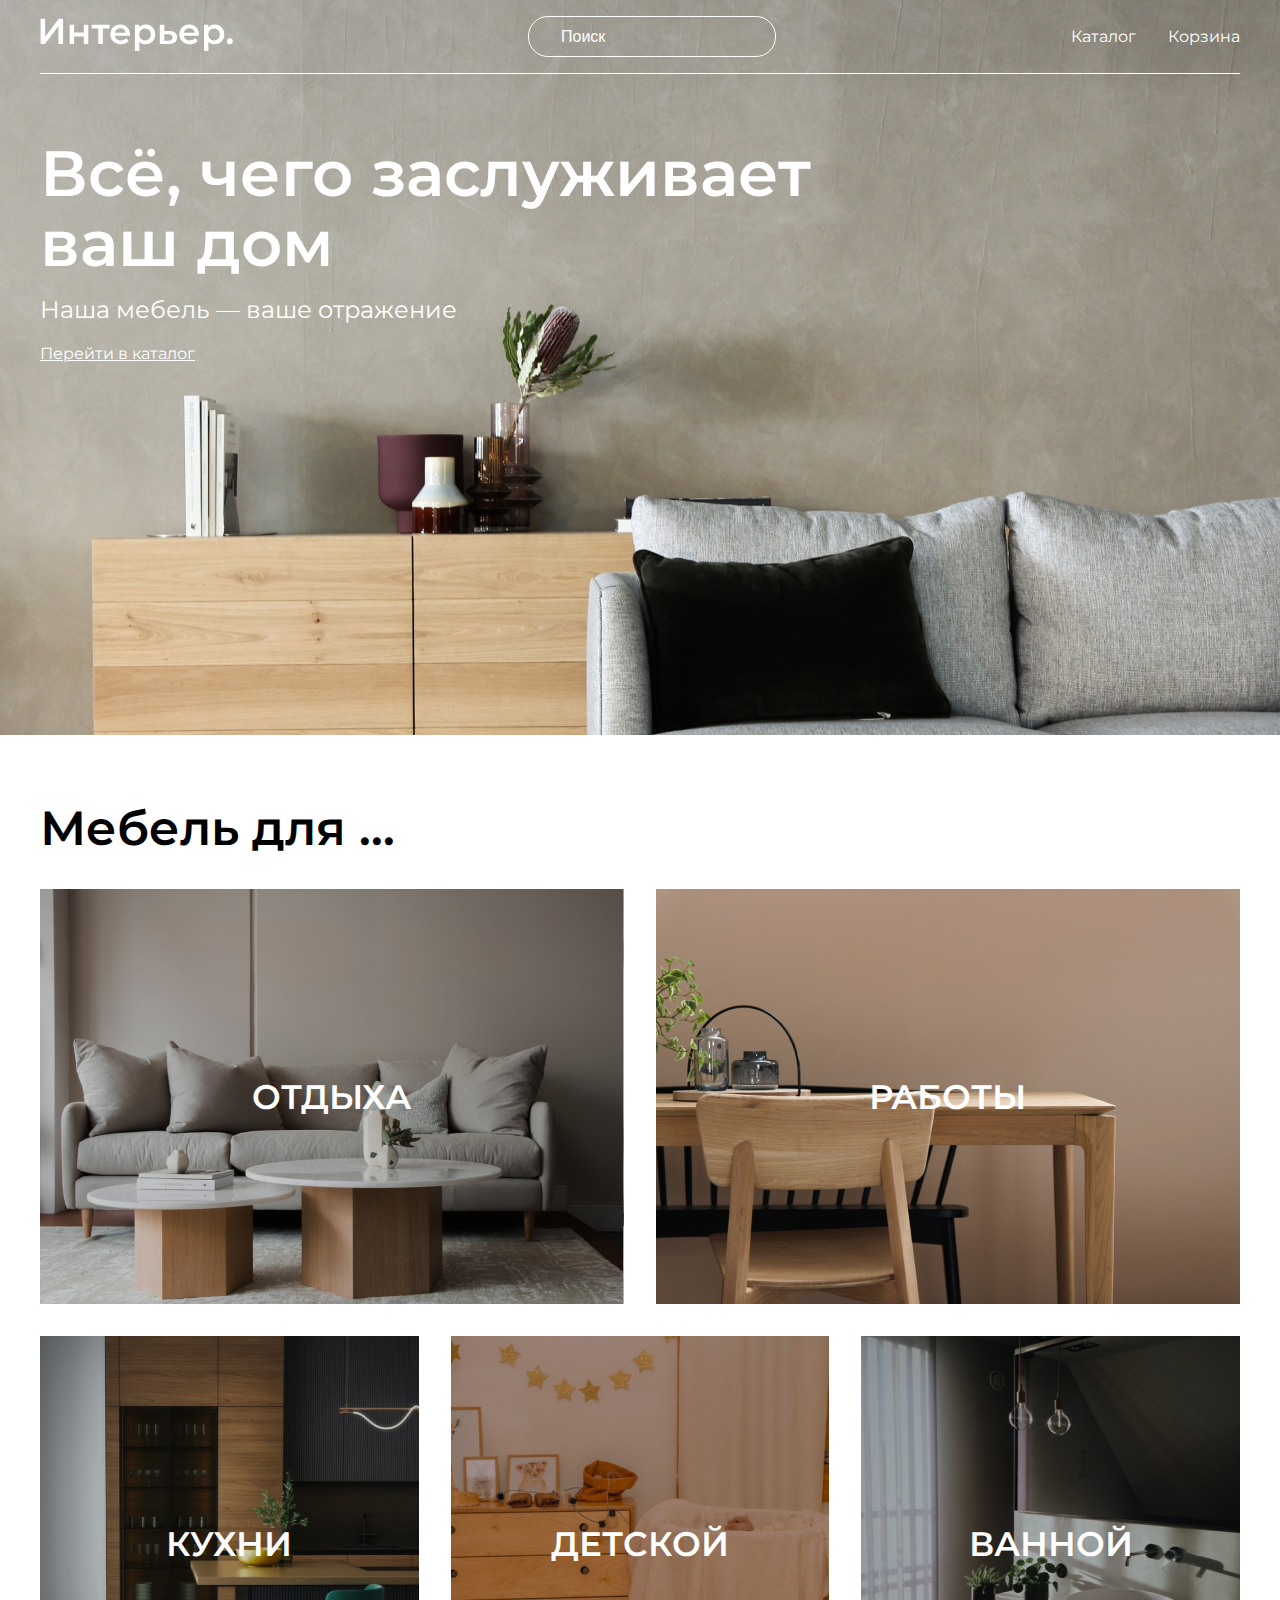
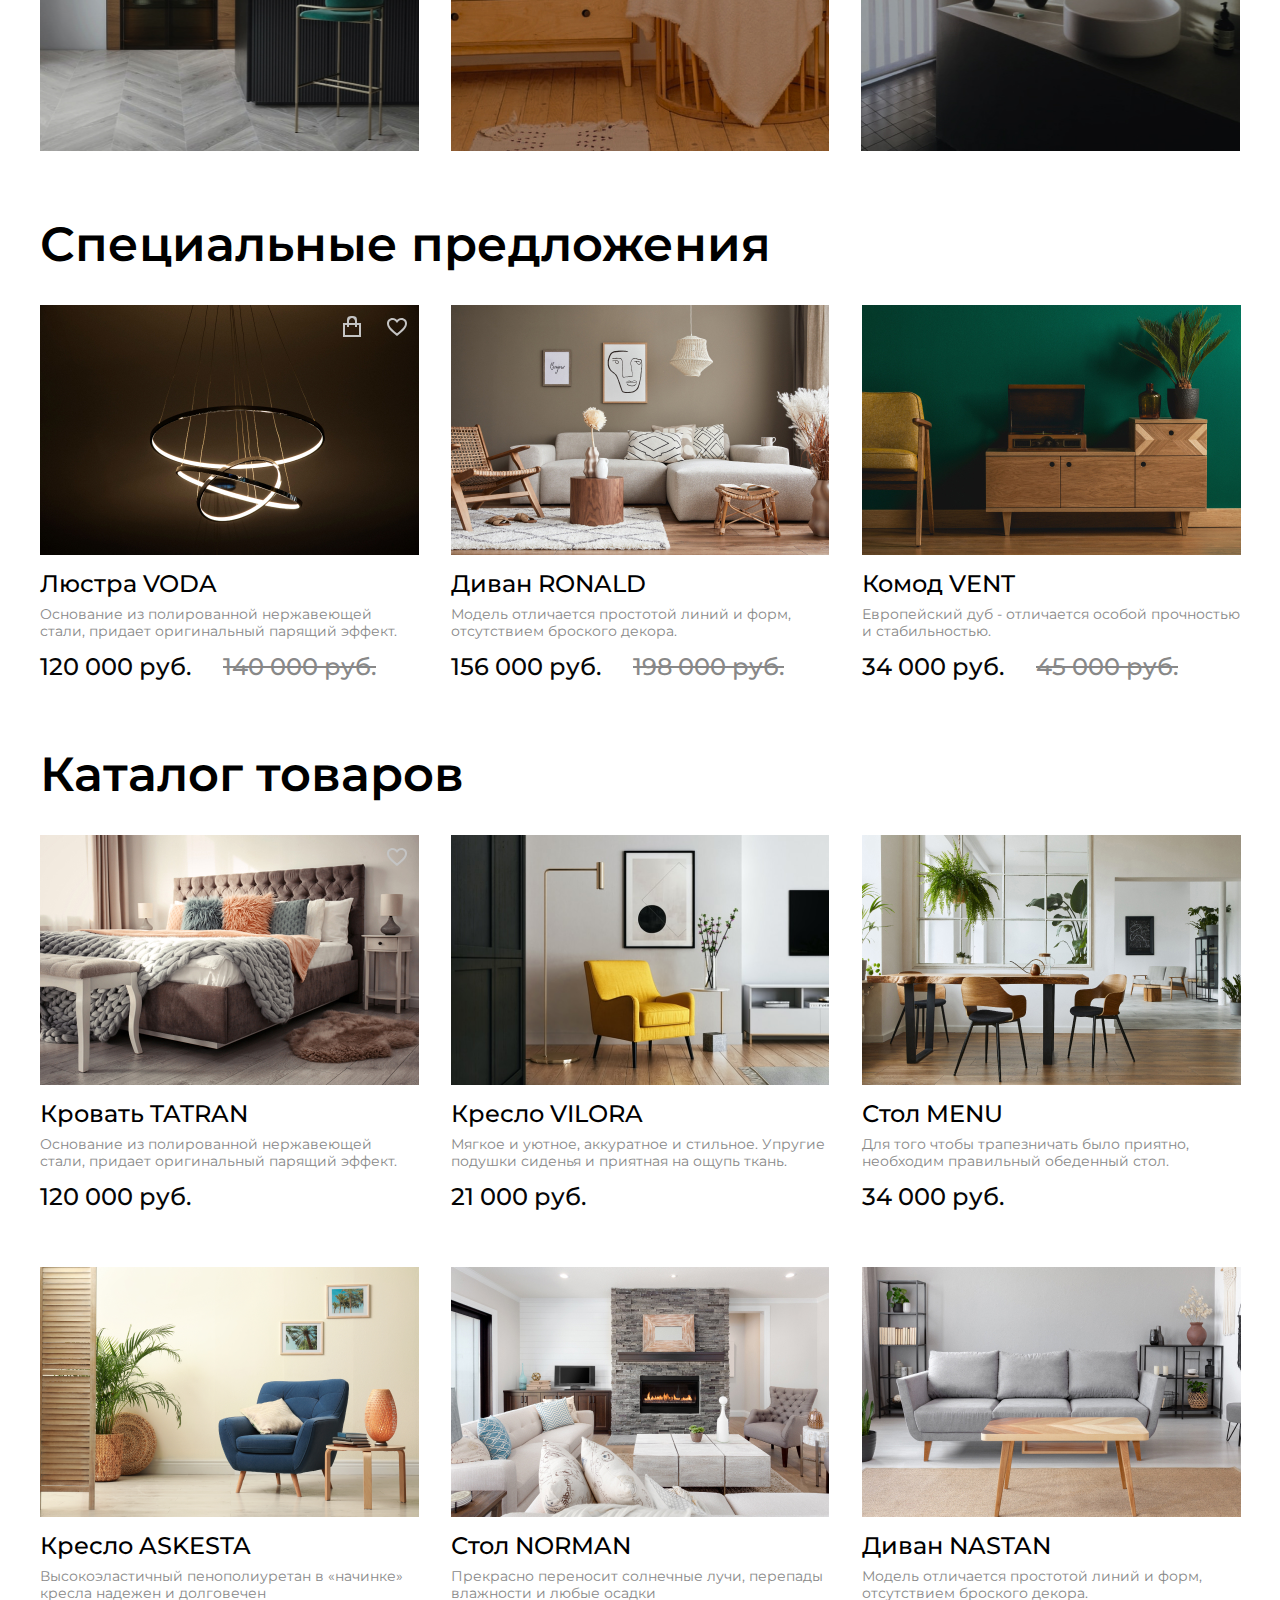
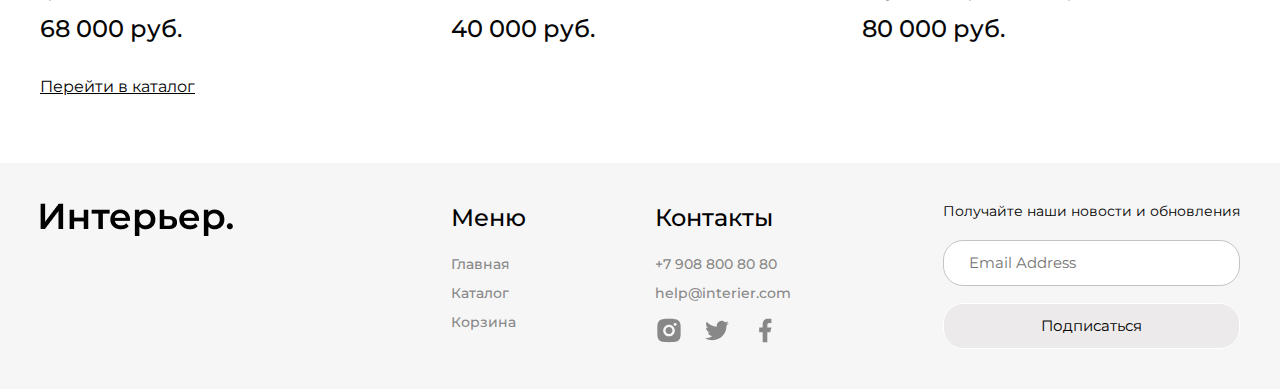
<file: index.html>
<!DOCTYPE html>
<html lang="ru">

<head>
    <meta charset="UTF-8">
    <meta http-equiv="X-UA-Compatible" content="IE=edge">
    <meta name="viewport" content="width=device-width, initial-scale=1.0">
    <title>Главная страница</title>
    <link rel="preconnect" href="https://fonts.googleapis.com">
    <link rel="preconnect" href="https://fonts.gstatic.com" crossorigin>
    <link href="https://fonts.googleapis.com/css2?family=Montserrat:wght@400;500;600&display=swap" rel="stylesheet">
    <link rel="stylesheet" href="style.css">

</head>

<body>
    <section class="box_top center">
        <header class="header">
            <a href="index.html"><img class="header_img" src="./img/logo.svg" alt="Изображение logo"></a>
            <input class="header_input" type="text" placeholder="Поиск">
            <nav class="header_nav">
                <a class="nav_link" href="catalog.html">Каталог</a>
                <a class="nav_link" href="cart.html">Корзина</a>
            </nav>
            <nav class="header_nav-mobile">
                <a href="#"><svg width="20" height="19" viewBox="0 0 20 19" fill="none"
                        xmlns="http://www.w3.org/2000/svg">
                        <g clip-path="url(#clip0_310_614)">
                            <path
                                d="M5.7515 2.99141C4.59282 4.14838 3.91891 5.70363 3.86709 7.34023C3.81528 8.97682 4.38946 10.5716 5.47264 11.7995C6.55581 13.0275 8.06645 13.7962 9.69672 13.9491C11.2973 14.0991 12.8949 13.6444 14.1757 12.6766L17.5069 16.0085L17.5069 16.0085C17.5897 16.0914 17.6881 16.1571 17.7963 16.2019C17.9046 16.2468 18.0206 16.2698 18.1377 16.2698C18.2549 16.2698 18.3709 16.2468 18.4791 16.2019C18.5873 16.1571 18.6857 16.0914 18.7685 16.0085C18.8514 15.9257 18.9171 15.8274 18.9619 15.7191C19.0068 15.6109 19.0298 15.4949 19.0298 15.3777C19.0298 15.2606 19.0068 15.1446 18.9619 15.0363C18.9171 14.9281 18.8514 14.8298 18.7685 14.7469L18.7685 14.7469L15.4368 11.416C16.4021 10.135 16.8547 8.53846 16.7038 6.93943C16.5501 5.31054 15.7816 3.80139 14.5547 2.719C13.3277 1.63662 11.7345 1.06232 10.0992 1.11292C8.46381 1.16352 6.90917 1.83523 5.7515 2.99141ZM5.7515 2.99141L5.82216 3.06217L5.7515 2.99141ZM13.5895 4.25366C14.0271 4.68416 14.3751 5.19703 14.6135 5.76269C14.8518 6.32835 14.9758 6.93561 14.9783 7.54944C14.9808 8.16327 14.8618 8.77152 14.628 9.3391C14.3943 9.90669 14.0505 10.4224 13.6164 10.8564C13.1824 11.2905 12.6667 11.6343 12.0991 11.868C11.5315 12.1018 10.9233 12.2208 10.3094 12.2183C9.6956 12.2158 9.08834 12.0918 8.52268 11.8535C7.95702 11.6151 7.44415 11.2671 7.01365 10.8295C6.15334 9.95509 5.67341 8.77613 5.6784 7.54944C5.6834 6.32275 6.17291 5.14773 7.04032 4.28033C7.90772 3.41292 9.08274 2.92341 10.3094 2.91841C11.5361 2.91342 12.7151 3.39335 13.5895 4.25366Z"
                                fill="white" stroke="white" stroke-width="0.2" />
                        </g>
                        <defs>
                            <clipPath id="clip0_310_614">
                                <rect width="19" height="19" fill="white" transform="translate(0.800537)" />
                            </clipPath>
                        </defs>
                    </svg>
                </a>
                <a href="./catalog.html"><svg width="20" height="21" viewBox="0 0 20 21" fill="none"
                        xmlns="http://www.w3.org/2000/svg">
                        <rect x="0.800537" y="0.900024" width="4.57143" height="4.57143" fill="white" />
                        <rect x="0.800537" y="8.21436" width="4.57143" height="4.57143" fill="white" />
                        <rect x="0.800537" y="15.5286" width="4.57143" height="4.57143" fill="white" />
                        <rect x="8.11401" y="8.21436" width="4.57143" height="4.57143" fill="white" />
                        <rect x="8.11401" y="15.5286" width="4.57143" height="4.57143" fill="white" />
                        <rect x="8.11401" y="0.900024" width="4.57143" height="4.57143" fill="white" />
                        <rect x="15.4285" y="8.21436" width="4.57143" height="4.57143" fill="white" />
                        <rect x="15.4285" y="15.5286" width="4.57143" height="4.57143" fill="white" />
                        <rect x="15.4285" y="0.900024" width="4.57143" height="4.57143" fill="white" />
                    </svg>
                </a>
                <a href="./cart.html"><svg width="25" height="25" viewBox="0 0 25 25" fill="none"
                        xmlns="http://www.w3.org/2000/svg">
                        <path
                            d="M14.5834 20.8333C15.1359 20.8333 15.6658 20.6138 16.0566 20.2231C16.4473 19.8324 16.6667 19.3025 16.6667 18.75C16.6667 18.1974 16.4473 17.6675 16.0566 17.2768C15.6658 16.8861 15.1359 16.6666 14.5834 16.6666C14.0309 16.6666 13.501 16.8861 13.1103 17.2768C12.7196 17.6675 12.5001 18.1974 12.5001 18.75C12.5001 19.3025 12.7196 19.8324 13.1103 20.2231C13.501 20.6138 14.0309 20.8333 14.5834 20.8333ZM7.29174 20.8333C7.84428 20.8333 8.37418 20.6138 8.76488 20.2231C9.15558 19.8324 9.37508 19.3025 9.37508 18.75C9.37508 18.1974 9.15558 17.6675 8.76488 17.2768C8.37418 16.8861 7.84428 16.6666 7.29174 16.6666C6.73921 16.6666 6.20931 16.8861 5.81861 17.2768C5.4279 17.6675 5.20841 18.1974 5.20841 18.75C5.20841 19.3025 5.4279 19.8324 5.81861 20.2231C6.20931 20.6138 6.73921 20.8333 7.29174 20.8333ZM20.873 6.16975C21.133 6.16136 21.3796 6.05217 21.5606 5.86525C21.7416 5.67834 21.8428 5.42836 21.8428 5.16819C21.8428 4.90801 21.7416 4.65804 21.5606 4.47112C21.3796 4.28421 21.133 4.17501 20.873 4.16663H19.674C18.7345 4.16663 17.922 4.81871 17.7178 5.73538L16.4126 11.6125C16.2084 12.5291 15.3959 13.1812 14.4563 13.1812H6.63133L5.12924 7.17079H14.8636C15.1212 7.15904 15.3644 7.04844 15.5425 6.86199C15.7206 6.67555 15.82 6.42761 15.82 6.16975C15.82 5.91189 15.7206 5.66395 15.5425 5.47751C15.3644 5.29106 15.1212 5.18046 14.8636 5.16871H5.12924C4.82473 5.16862 4.5242 5.23796 4.25051 5.37145C3.97682 5.50495 3.73716 5.69909 3.54976 5.93911C3.36236 6.17913 3.23215 6.45872 3.16903 6.75662C3.10591 7.05452 3.11154 7.36289 3.1855 7.65829L4.68758 13.6666C4.79586 14.1002 5.046 14.485 5.39821 14.7601C5.75042 15.0351 6.18447 15.1844 6.63133 15.1843H14.4563C15.368 15.1845 16.2524 14.8736 16.9636 14.3032C17.6748 13.7327 18.1701 12.9368 18.3678 12.0468L19.674 6.16975H20.873Z"
                            fill="white" />
                    </svg>
                </a>
            </nav>
        </header>
        <div class="top_content">
            <h1 class="top_title">Всё, чего заслуживает ваш дом</h1>
            <p class="top_text">Наша мебель — ваше отражение</p>
            <a class="top_link" href="catalog.html">Перейти в каталог</a>
        </div>
    </section>

    <section class="box_for center">
        <h2 class="box_title">Мебель для ...</h2>
        <div class="for_content">
            <a href="#" class="for_item for_item_1 for_item_big">ОТДЫХА</a>
            <a href="#" class="for_item for_item_2 for_item_big">РАБОТЫ</a>
            <a href="#" class="for_item for_item_3">КУХНИ</a>
            <a href="#" class="for_item for_item_4">ДЕТСКОЙ</a>
            <a href="#" class="for_item for_item_5">ВАННОЙ</a>
        </div>
    </section>

    <section class="box_sale center">
        <h2 class="box_title">Специальные предложения</h2>
        <div class="sale_content">
            <div class="product-box">
                <a href="./cart.html" class="svg-icon_bag"> <svg width="24" height="24" viewBox="0 0 24 24" fill="none"
                        xmlns="http://www.w3.org/2000/svg">
                        <g clip-path="url(#clip0_196_499)">
                            <path
                                d="M7 8V6C7 4.67916 7.07093 2.93397 8 2C8.92908 1.06603 10.6861 1 12 1C13.3139 1 15.0709 1.06603 16 2C16.9291 2.93397 17 4.67916 17 6V8H20C20.2628 8 20.8142 7.81321 21 8C21.1858 8.18679 21 8.73583 21 9V21C21 21.2642 21.1858 21.8132 21 22C20.8142 22.1868 20.2628 22 20 22H4C3.73722 22 3.18582 22.1868 3 22C2.81419 21.8132 3 21.2642 3 21V9C3 8.73583 2.81419 8.18679 3 8C3.18582 7.81321 3.73722 8 4 8H7ZM7 10H5V20H19V10H17V12H15V10H9V12H7V10ZM9 8H15V6C15 5.2075 14.5575 4.56038 14 4C13.4426 3.43962 12.7884 3 12 3C11.2117 3 10.5575 3.43962 10 4C9.44256 4.56038 9 5.2075 9 6V8Z"
                                fill="#C4C4C4" />
                        </g>
                        <defs>
                            <clipPath id="clip0_196_499">
                                <rect width="24" height="24" fill="white" />
                            </clipPath>
                        </defs>
                    </svg>
                </a>
                <a href="#" class="svg-icon_heart"><svg width="24" height="24" viewBox="0 0 24 24" fill="none"
                        xmlns="http://www.w3.org/2000/svg">
                        <path
                            d="M12 21C11.355 20.428 10.626 19.833 9.85499 19.2H9.84499C7.12999 16.98 4.05299 14.468 2.69399 11.458C2.24751 10.4998 2.0109 9.45715 1.99998 8.40003C1.997 6.94951 2.57876 5.55901 3.6138 4.54279C4.64884 3.52657 6.04978 2.97042 7.49999 3.00003C8.68062 3.00189 9.83583 3.34311 10.828 3.98303C11.264 4.26599 11.6584 4.60828 12 5.00003C12.3435 4.60982 12.738 4.26773 13.173 3.98303C14.1647 3.34298 15.3197 3.00174 16.5 3.00003C17.9502 2.97042 19.3511 3.52657 20.3862 4.54279C21.4212 5.55901 22.003 6.94951 22 8.40003C21.9898 9.45884 21.7532 10.5032 21.306 11.463C19.947 14.473 16.871 16.984 14.156 19.2L14.146 19.208C13.374 19.837 12.646 20.432 12.001 21.008L12 21ZM7.49999 5.00003C6.5685 4.98837 5.67006 5.34487 4.99999 5.99203C4.35438 6.62619 3.99355 7.49507 3.99991 8.40003C4.01132 9.17053 4.18582 9.92988 4.51199 10.628C5.1535 11.9267 6.0191 13.1021 7.06899 14.1C8.05999 15.1 9.19999 16.068 10.186 16.882C10.459 17.107 10.737 17.334 11.015 17.561L11.19 17.704C11.457 17.922 11.733 18.148 12 18.37L12.013 18.358L12.019 18.353H12.025L12.034 18.346H12.039H12.044L12.062 18.331L12.103 18.298L12.11 18.292L12.121 18.284H12.127L12.136 18.276L12.8 17.731L12.974 17.588C13.255 17.359 13.533 17.132 13.806 16.907C14.792 16.093 15.933 15.126 16.924 14.121C17.974 13.1236 18.8397 11.9485 19.481 10.65C19.8131 9.94583 19.9901 9.17853 20 8.40003C20.0042 7.49786 19.6435 6.63232 19 6.00003C18.3312 5.34995 17.4326 4.99051 16.5 5.00003C15.3619 4.99035 14.2739 5.46739 13.51 6.31103L12 8.05103L10.49 6.31103C9.72606 5.46739 8.63807 4.99035 7.49999 5.00003Z"
                            fill="#C4C4C4" />
                    </svg>
                </a>
                <picture>
                    <source class="product_img" media="(max-width: 768px)" srcset="./img/sale_product1_mob.jpg">
                    <source class="product_img" media="(min-width: 768px)" srcset="./img/sale_product1.jpg">
                    <img class="product_img" src="./img/sale_product1.jpg" alt="sale_product1">
                </picture>
                <h3 class="product_heading">Люстра VODA</h3>
                <p class="product_text">Основание из полированной нержавеющей стали, придает оригинальный парящий
                    эффект.</p>
                <div class="prise_box">
                    <p class="product_priсe">120 000 руб.</p>
                    <p class="product_priсe product_priсe_sale">140 000 руб.</p>
                </div>

            </div>
            <div class="product-box">
                <picture>
                    <source class="product_img" media="(max-width: 768px)" srcset="./img/sale_product2_mob.jpg">
                    <source class="product_img" media="(min-width: 768px)" srcset="./img/sale_product2.jpg">
                    <img class="product_img" src="./img/sale_product2.jpg" alt="sale_product2">
                </picture>
                <h3 class="product_heading">Диван RONALD</h3>
                <p class="product_text">Модель отличается простотой линий и форм, отсутствием броского декора.</p>
                <div class="prise_box">
                    <p class="product_priсe">156 000 руб.</p>
                    <p class="product_priсe product_priсe_sale">198 000 руб.</p>
                </div>

            </div>
            <div class="product-box">
                <picture>
                    <source class="product_img" media="(max-width: 768px)" srcset="./img/sale_product3_mob.jpg">
                    <source class="product_img" media="(min-width: 768px)" srcset="./img/sale_product3.jpg">
                    <img class="product_img" src="./img/sale_product3.jpg" alt="sale_product3">
                </picture>
                <h3 class="product_heading">Комод VENT</h3>
                <p class="product_text">Европейский дуб - отличается особой прочностью и стабильностью.</p>
                <div class="prise_box">
                    <p class="product_priсe">34 000 руб.</p>
                    <p class="product_priсe product_priсe_sale">45 000 руб.</p>
                </div>

            </div>
        </div>
    </section>

    <section class="box_catalog center">
        <h2 class="box_title">Каталог товаров</h2>
        <div class="catalog_content">
            <div class="product-box">
                <a href="#" class="svg-icon_heart"><svg width="24" height="24" viewBox="0 0 24 24" fill="none"
                        xmlns="http://www.w3.org/2000/svg">
                        <path
                            d="M12 21C11.355 20.428 10.626 19.833 9.85499 19.2H9.84499C7.12999 16.98 4.05299 14.468 2.69399 11.458C2.24751 10.4998 2.0109 9.45715 1.99998 8.40003C1.997 6.94951 2.57876 5.55901 3.6138 4.54279C4.64884 3.52657 6.04978 2.97042 7.49999 3.00003C8.68062 3.00189 9.83583 3.34311 10.828 3.98303C11.264 4.26599 11.6584 4.60828 12 5.00003C12.3435 4.60982 12.738 4.26773 13.173 3.98303C14.1647 3.34298 15.3197 3.00174 16.5 3.00003C17.9502 2.97042 19.3511 3.52657 20.3862 4.54279C21.4212 5.55901 22.003 6.94951 22 8.40003C21.9898 9.45884 21.7532 10.5032 21.306 11.463C19.947 14.473 16.871 16.984 14.156 19.2L14.146 19.208C13.374 19.837 12.646 20.432 12.001 21.008L12 21ZM7.49999 5.00003C6.5685 4.98837 5.67006 5.34487 4.99999 5.99203C4.35438 6.62619 3.99355 7.49507 3.99991 8.40003C4.01132 9.17053 4.18582 9.92988 4.51199 10.628C5.1535 11.9267 6.0191 13.1021 7.06899 14.1C8.05999 15.1 9.19999 16.068 10.186 16.882C10.459 17.107 10.737 17.334 11.015 17.561L11.19 17.704C11.457 17.922 11.733 18.148 12 18.37L12.013 18.358L12.019 18.353H12.025L12.034 18.346H12.039H12.044L12.062 18.331L12.103 18.298L12.11 18.292L12.121 18.284H12.127L12.136 18.276L12.8 17.731L12.974 17.588C13.255 17.359 13.533 17.132 13.806 16.907C14.792 16.093 15.933 15.126 16.924 14.121C17.974 13.1236 18.8397 11.9485 19.481 10.65C19.8131 9.94583 19.9901 9.17853 20 8.40003C20.0042 7.49786 19.6435 6.63232 19 6.00003C18.3312 5.34995 17.4326 4.99051 16.5 5.00003C15.3619 4.99035 14.2739 5.46739 13.51 6.31103L12 8.05103L10.49 6.31103C9.72606 5.46739 8.63807 4.99035 7.49999 5.00003Z"
                            fill="#C4C4C4" />
                    </svg>
                </a>
                <img class="product_img" src="./img/catalog_product_1.jpg" alt="Кровать TATRAN">
                <h3 class="product_heading">Кровать TATRAN</h3>
                <p class="product_text">Основание из полированной нержавеющей стали, придает оригинальный
                    парящий эффект.</p>
                <p class="product_priсe">120 000 руб.</p>
            </div>
            <div class="product-box">
                <img class="product_img" src="./img/catalog_product_2.jpg" alt="Кресло VILORA">
                <h3 class="product_heading">Кресло VILORA</h3>
                <p class="product_text">Мягкое и уютное, аккуратное и стильное. Упругие подушки сиденья и
                    приятная на ощупь ткань.</p>
                <p class="product_priсe">21 000 руб.</p>
            </div>
            <div class="product-box">
                <img class="product_img" src="./img/catalog_product_3.jpg" alt="Стол MENU">
                <h3 class="product_heading">Стол MENU</h3>
                <p class="product_text">Для того чтобы трапезничать было приятно, необходим правильный обеденный
                    стол.</p>
                <p class="product_priсe">34 000 руб.</p>
            </div>
            <div class="product-box">
                <img class="product_img" src="./img/catalog_product_4.jpg" alt="Кресло ASKESTA">
                <h3 class="product_heading">Кресло ASKESTA</h3>
                <p class="product_text">Высокоэластичный пенополиуретан в «начинке» кресла надежен и долговечен
                </p>
                <p class="product_priсe">68 000 руб.</p>
            </div>
            <div class="product-box">
                <img class="product_img" src="./img/catalog_product_5.jpg" alt="Стол NORMAN">
                <h3 class="product_heading">Стол NORMAN</h3>
                <p class="product_text">Прекрасно переносит солнечные лучи, перепады влажности и любые осадки
                </p>
                <p class="product_priсe">40 000 руб.</p>
            </div>
            <div class="product-box">
                <img class="product_img" src="./img/catalog_product_6.jpg" alt="Диван NASTAN">
                <h3 class="product_heading">Диван NASTAN</h3>
                <p class="product_text">Модель отличается простотой линий и форм, отсутствием броского декора.
                </p>
                <p class="product_priсe">80 000 руб.</p>
            </div>
        </div>
    </section>

    <section class="undermain_link_block center">
        <a class="bottom_link" href="catalog.html">Перейти в каталог</a>
    </section>

    <footer class="footer center">
        <a href="./index.html"> <img class="footer_logo" src="./img/logo_black.png" alt="Изображение logo"></a>
        <div class="footer_content">
            <div class="footer_content_info">
                <nav class="footer_item">
                    <h4 class="footer_heading">Меню</h4>
                    <a class="footer_link" href="./index.html">Главная</a>
                    <a class="footer_link" href="./catalog.html">Каталог</a>
                    <a class="footer_link" href="./cart.html">Корзина</a>
                </nav>
                <div class="footer_contact_box">
                    <nav class="footer_item">
                        <h4 class="footer_heading">Контакты</h4>
                        <a href="tel:+79088008080" class="footer_link">+7 908 800 80 80</a>
                        <a href="mailto:help@interier.com" class="footer_link">help@interier.com</a>
                    </nav>
                    <div class="footer_contact_social">
                        <a href="#">
                            <svg class="footer_icon" width="28" height="29" viewBox="0 0 28 29" fill="none"
                                xmlns="http://www.w3.org/2000/svg">
                                <g clip-path="url(#clip0_5139_60)">
                                    <path
                                        d="M14 2.83398C17.1698 2.83398 17.5653 2.84565 18.809 2.90398C20.0515 2.96232 20.8973 3.15715 21.6417 3.44648C22.4117 3.74282 23.0603 4.14415 23.709 4.79165C24.3022 5.37486 24.7613 6.08034 25.0542 6.85898C25.3423 7.60215 25.5383 8.44915 25.5967 9.69165C25.6515 10.9353 25.6667 11.3308 25.6667 14.5007C25.6667 17.6705 25.655 18.066 25.5967 19.3097C25.5383 20.5522 25.3423 21.398 25.0542 22.1423C24.7621 22.9214 24.303 23.627 23.709 24.2097C23.1256 24.8027 22.4202 25.2617 21.6417 25.5548C20.8985 25.843 20.0515 26.039 18.809 26.0973C17.5653 26.1522 17.1698 26.1673 14 26.1673C10.8302 26.1673 10.4347 26.1557 9.191 26.0973C7.9485 26.039 7.10267 25.843 6.35834 25.5548C5.57938 25.2625 4.87378 24.8034 4.291 24.2097C3.69764 23.6265 3.23859 22.921 2.94584 22.1423C2.6565 21.3992 2.46167 20.5522 2.40334 19.3097C2.3485 18.066 2.33334 17.6705 2.33334 14.5007C2.33334 11.3308 2.345 10.9353 2.40334 9.69165C2.46167 8.44798 2.6565 7.60332 2.94584 6.85898C3.23778 6.07986 3.69694 5.37419 4.291 4.79165C4.87395 4.19809 5.5795 3.739 6.35834 3.44648C7.10267 3.15715 7.94734 2.96232 9.191 2.90398C10.4347 2.84915 10.8302 2.83398 14 2.83398ZM14 8.66732C12.4529 8.66732 10.9692 9.2819 9.87521 10.3759C8.78125 11.4698 8.16667 12.9536 8.16667 14.5007C8.16667 16.0477 8.78125 17.5315 9.87521 18.6254C10.9692 19.7194 12.4529 20.334 14 20.334C15.5471 20.334 17.0308 19.7194 18.1248 18.6254C19.2188 17.5315 19.8333 16.0477 19.8333 14.5007C19.8333 12.9536 19.2188 11.4698 18.1248 10.3759C17.0308 9.2819 15.5471 8.66732 14 8.66732ZM21.5833 8.37565C21.5833 7.98888 21.4297 7.61794 21.1562 7.34445C20.8827 7.07096 20.5118 6.91732 20.125 6.91732C19.7382 6.91732 19.3673 7.07096 19.0938 7.34445C18.8203 7.61794 18.6667 7.98888 18.6667 8.37565C18.6667 8.76243 18.8203 9.13336 19.0938 9.40685C19.3673 9.68034 19.7382 9.83398 20.125 9.83398C20.5118 9.83398 20.8827 9.68034 21.1562 9.40685C21.4297 9.13336 21.5833 8.76243 21.5833 8.37565ZM14 11.0007C14.9283 11.0007 15.8185 11.3694 16.4749 12.0258C17.1313 12.6822 17.5 13.5724 17.5 14.5007C17.5 15.4289 17.1313 16.3191 16.4749 16.9755C15.8185 17.6319 14.9283 18.0007 14 18.0007C13.0717 18.0007 12.1815 17.6319 11.5251 16.9755C10.8688 16.3191 10.5 15.4289 10.5 14.5007C10.5 13.5724 10.8688 12.6822 11.5251 12.0258C12.1815 11.3694 13.0717 11.0007 14 11.0007Z"
                                        fill="#888888" />
                                </g>
                                <defs>
                                    <clipPath id="clip0_5139_60">
                                        <rect width="28" height="28" fill="white" transform="translate(0 0.50061)" />
                                    </clipPath>
                                </defs>
                            </svg>
                        </a>
                        <a href="#">
                            <svg class="footer_icon" width="28" height="29" viewBox="0 0 28 29" fill="none"
                                xmlns="http://www.w3.org/2000/svg">
                                <g clip-path="url(#clip0_5139_57)">
                                    <path
                                        d="M25.8557 7.09919C24.965 7.49317 24.0205 7.75191 23.0533 7.86686C24.0727 7.2572 24.8357 6.29771 25.2 5.16719C24.2433 5.73652 23.1945 6.13552 22.1013 6.35136C21.3671 5.5657 20.3938 5.04465 19.3328 4.86921C18.2718 4.69377 17.1826 4.87376 16.2345 5.38122C15.2864 5.88868 14.5325 6.69516 14.09 7.67528C13.6475 8.65541 13.5412 9.75427 13.7877 10.801C11.8476 10.7038 9.94973 10.1996 8.21718 9.3213C6.48462 8.44296 4.95616 7.21008 3.73101 5.70269C3.29735 6.44755 3.06946 7.29429 3.07067 8.15619C3.07067 9.84786 3.93167 11.3424 5.24067 12.2174C4.46602 12.193 3.70841 11.9838 3.03101 11.6072V11.6679C3.03124 12.7945 3.42111 13.8864 4.1345 14.7584C4.84789 15.6304 5.8409 16.2289 6.94517 16.4524C6.22606 16.6472 5.47203 16.676 4.74017 16.5364C5.05152 17.5061 5.65835 18.3543 6.4757 18.962C7.29305 19.5697 8.27999 19.9066 9.29834 19.9255C8.28624 20.7204 7.12738 21.308 5.88804 21.6547C4.64869 22.0014 3.35316 22.1005 2.07551 21.9462C4.30582 23.3805 6.90212 24.142 9.55384 24.1395C18.529 24.1395 23.4372 16.7044 23.4372 10.2562C23.4372 10.0462 23.4313 9.83386 23.422 9.62619C24.3773 8.93572 25.2019 8.08038 25.8568 7.10036L25.8557 7.09919Z"
                                        fill="#888888" />
                                </g>
                                <defs>
                                    <clipPath id="clip0_5139_57">
                                        <rect width="28" height="28" fill="white" transform="translate(0 0.500488)" />
                                    </clipPath>
                                </defs>
                            </svg>
                        </a>
                        <a href="#">
                            <svg class="footer_icon" width="28" height="29" viewBox="0 0 28 29" fill="none"
                                xmlns="http://www.w3.org/2000/svg">
                                <g clip-path="url(#clip0_5139_54)">
                                    <path
                                        d="M16.3333 16.2218H19.25L20.4167 11.5552H16.3333V9.22184C16.3333 8.02018 16.3333 6.88851 18.6667 6.88851H20.4167V2.96851C20.0363 2.91834 18.6002 2.80518 17.0835 2.80518C13.916 2.80518 11.6667 4.73834 11.6667 8.28851V11.5552H8.16666V16.2218H11.6667V26.1385H16.3333V16.2218Z"
                                        fill="#888888" />
                                </g>
                                <defs>
                                    <clipPath id="clip0_5139_54">
                                        <rect width="28" height="28" fill="white" transform="translate(0 0.471802)" />
                                    </clipPath>
                                </defs>
                            </svg>
                        </a>
                    </div>
                </div>
            </div>

            <form class="footer_form" action="#">
                <p class="footer_form_text">Получайте наши новости и обновления</p>
                <input class="footer_form_email" type="email" placeholder="Email Address">
                <button class="footer_form_button" type="submit">Подписаться</button>
            </form>
        </div>
    </footer>
</body>
</file>
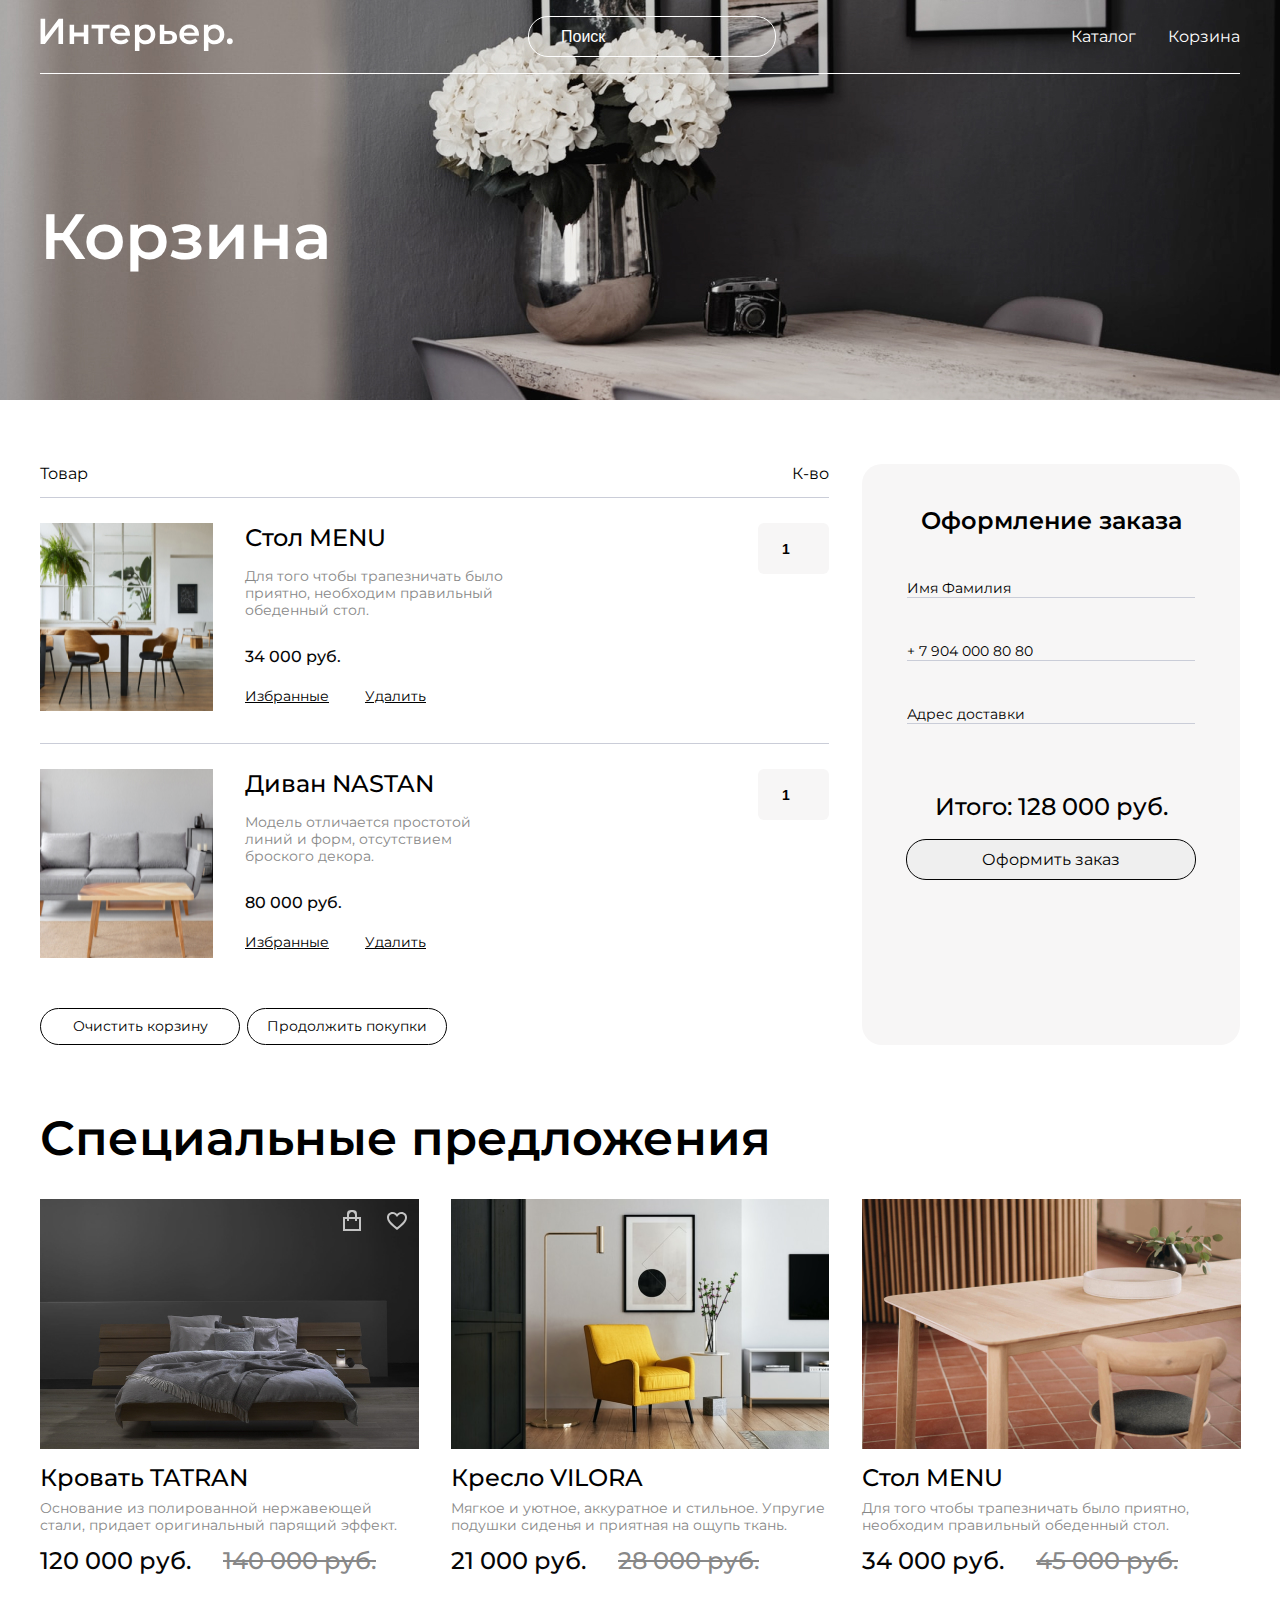
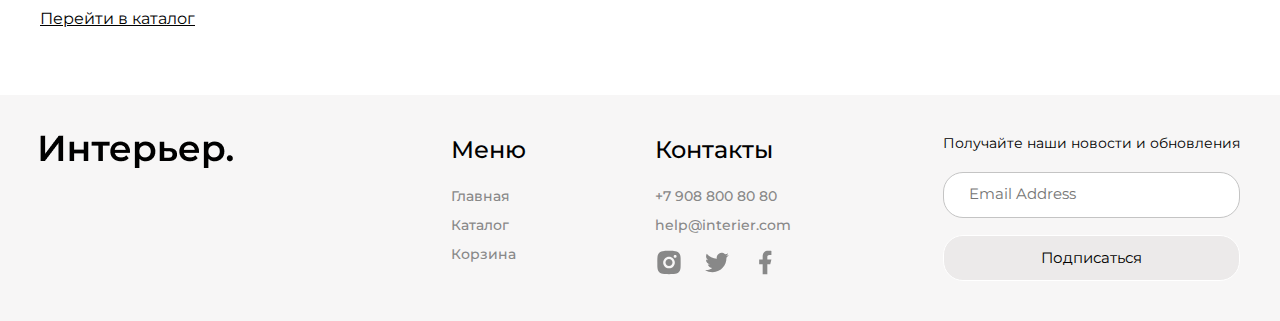
<file: cart.html>
<!DOCTYPE html>
<html lang="ru">

<head>
    <meta charset="UTF-8">
    <meta http-equiv="X-UA-Compatible" content="IE=edge">
    <meta name="viewport" content="width=device-width, initial-scale=1.0">
    <title>Главная страница</title>
    <link rel="preconnect" href="https://fonts.googleapis.com">
    <link rel="preconnect" href="https://fonts.gstatic.com" crossorigin>
    <link href="https://fonts.googleapis.com/css2?family=Montserrat:wght@400;500;600&display=swap" rel="stylesheet">
    <link rel="stylesheet" href="style.css">

</head>

<body class="cr__body">
    <section class="box_top cr__box-top center">
        <header class="header">
            <a href="index.html"><img class="header_img" src="./img/logo.svg" alt="Изображение logo"></a>
            <input class="header_input" type="text" placeholder="Поиск">
            <nav class="header_nav">
                <a class="nav_link" href="catalog.html">Каталог</a>
                <a class="nav_link" href="cart.html">Корзина</a>
            </nav>
            <nav class="header_nav-mobile">
                <a href="#"><svg width="20" height="19" viewBox="0 0 20 19" fill="none"
                        xmlns="http://www.w3.org/2000/svg">
                        <g clip-path="url(#clip0_310_614)">
                            <path
                                d="M5.7515 2.99141C4.59282 4.14838 3.91891 5.70363 3.86709 7.34023C3.81528 8.97682 4.38946 10.5716 5.47264 11.7995C6.55581 13.0275 8.06645 13.7962 9.69672 13.9491C11.2973 14.0991 12.8949 13.6444 14.1757 12.6766L17.5069 16.0085L17.5069 16.0085C17.5897 16.0914 17.6881 16.1571 17.7963 16.2019C17.9046 16.2468 18.0206 16.2698 18.1377 16.2698C18.2549 16.2698 18.3709 16.2468 18.4791 16.2019C18.5873 16.1571 18.6857 16.0914 18.7685 16.0085C18.8514 15.9257 18.9171 15.8274 18.9619 15.7191C19.0068 15.6109 19.0298 15.4949 19.0298 15.3777C19.0298 15.2606 19.0068 15.1446 18.9619 15.0363C18.9171 14.9281 18.8514 14.8298 18.7685 14.7469L18.7685 14.7469L15.4368 11.416C16.4021 10.135 16.8547 8.53846 16.7038 6.93943C16.5501 5.31054 15.7816 3.80139 14.5547 2.719C13.3277 1.63662 11.7345 1.06232 10.0992 1.11292C8.46381 1.16352 6.90917 1.83523 5.7515 2.99141ZM5.7515 2.99141L5.82216 3.06217L5.7515 2.99141ZM13.5895 4.25366C14.0271 4.68416 14.3751 5.19703 14.6135 5.76269C14.8518 6.32835 14.9758 6.93561 14.9783 7.54944C14.9808 8.16327 14.8618 8.77152 14.628 9.3391C14.3943 9.90669 14.0505 10.4224 13.6164 10.8564C13.1824 11.2905 12.6667 11.6343 12.0991 11.868C11.5315 12.1018 10.9233 12.2208 10.3094 12.2183C9.6956 12.2158 9.08834 12.0918 8.52268 11.8535C7.95702 11.6151 7.44415 11.2671 7.01365 10.8295C6.15334 9.95509 5.67341 8.77613 5.6784 7.54944C5.6834 6.32275 6.17291 5.14773 7.04032 4.28033C7.90772 3.41292 9.08274 2.92341 10.3094 2.91841C11.5361 2.91342 12.7151 3.39335 13.5895 4.25366Z"
                                fill="white" stroke="white" stroke-width="0.2" />
                        </g>
                        <defs>
                            <clipPath id="clip0_310_614">
                                <rect width="19" height="19" fill="white" transform="translate(0.800537)" />
                            </clipPath>
                        </defs>
                    </svg>
                </a>
                <a href="./catalog.html"><svg width="20" height="21" viewBox="0 0 20 21" fill="none"
                        xmlns="http://www.w3.org/2000/svg">
                        <rect x="0.800537" y="0.900024" width="4.57143" height="4.57143" fill="white" />
                        <rect x="0.800537" y="8.21436" width="4.57143" height="4.57143" fill="white" />
                        <rect x="0.800537" y="15.5286" width="4.57143" height="4.57143" fill="white" />
                        <rect x="8.11401" y="8.21436" width="4.57143" height="4.57143" fill="white" />
                        <rect x="8.11401" y="15.5286" width="4.57143" height="4.57143" fill="white" />
                        <rect x="8.11401" y="0.900024" width="4.57143" height="4.57143" fill="white" />
                        <rect x="15.4285" y="8.21436" width="4.57143" height="4.57143" fill="white" />
                        <rect x="15.4285" y="15.5286" width="4.57143" height="4.57143" fill="white" />
                        <rect x="15.4285" y="0.900024" width="4.57143" height="4.57143" fill="white" />
                    </svg>
                </a>
                <a href="./cart.html"><svg width="25" height="25" viewBox="0 0 25 25" fill="none"
                        xmlns="http://www.w3.org/2000/svg">
                        <path
                            d="M14.5834 20.8333C15.1359 20.8333 15.6658 20.6138 16.0566 20.2231C16.4473 19.8324 16.6667 19.3025 16.6667 18.75C16.6667 18.1974 16.4473 17.6675 16.0566 17.2768C15.6658 16.8861 15.1359 16.6666 14.5834 16.6666C14.0309 16.6666 13.501 16.8861 13.1103 17.2768C12.7196 17.6675 12.5001 18.1974 12.5001 18.75C12.5001 19.3025 12.7196 19.8324 13.1103 20.2231C13.501 20.6138 14.0309 20.8333 14.5834 20.8333ZM7.29174 20.8333C7.84428 20.8333 8.37418 20.6138 8.76488 20.2231C9.15558 19.8324 9.37508 19.3025 9.37508 18.75C9.37508 18.1974 9.15558 17.6675 8.76488 17.2768C8.37418 16.8861 7.84428 16.6666 7.29174 16.6666C6.73921 16.6666 6.20931 16.8861 5.81861 17.2768C5.4279 17.6675 5.20841 18.1974 5.20841 18.75C5.20841 19.3025 5.4279 19.8324 5.81861 20.2231C6.20931 20.6138 6.73921 20.8333 7.29174 20.8333ZM20.873 6.16975C21.133 6.16136 21.3796 6.05217 21.5606 5.86525C21.7416 5.67834 21.8428 5.42836 21.8428 5.16819C21.8428 4.90801 21.7416 4.65804 21.5606 4.47112C21.3796 4.28421 21.133 4.17501 20.873 4.16663H19.674C18.7345 4.16663 17.922 4.81871 17.7178 5.73538L16.4126 11.6125C16.2084 12.5291 15.3959 13.1812 14.4563 13.1812H6.63133L5.12924 7.17079H14.8636C15.1212 7.15904 15.3644 7.04844 15.5425 6.86199C15.7206 6.67555 15.82 6.42761 15.82 6.16975C15.82 5.91189 15.7206 5.66395 15.5425 5.47751C15.3644 5.29106 15.1212 5.18046 14.8636 5.16871H5.12924C4.82473 5.16862 4.5242 5.23796 4.25051 5.37145C3.97682 5.50495 3.73716 5.69909 3.54976 5.93911C3.36236 6.17913 3.23215 6.45872 3.16903 6.75662C3.10591 7.05452 3.11154 7.36289 3.1855 7.65829L4.68758 13.6666C4.79586 14.1002 5.046 14.485 5.39821 14.7601C5.75042 15.0351 6.18447 15.1844 6.63133 15.1843H14.4563C15.368 15.1845 16.2524 14.8736 16.9636 14.3032C17.6748 13.7327 18.1701 12.9368 18.3678 12.0468L19.674 6.16975H20.873Z"
                            fill="white" />
                    </svg>
                </a>
            </nav>
        </header>
        <h1 class="top_title top-title_dop">Корзина</h1>
    </section>

    <section class="cr__main-box center">
        <section class="cr">
            <div class="cr__name-box">
                <p class="cr__name-box__item">Товар</p>
                <p class="cr__name-box__item">К-во</p>
            </div>
            <div class="cr__content">
                <div class="cr__content-item">
                    <img class="cr__content-item_img" src="./img/cart-content1.jpg" alt="picture1">
                    <div class="cr__content-item_info">
                        <a href="#" class="cr__content-item_heding">Стол MENU</a>
                        <p class="product_text product-text-dop">Для того чтобы трапезничать было приятно, необходим
                            правильный обеденный
                            стол.</p>
                        <p class="prise_box cr__content-item__prise-box">34 000 руб.</p>
                        <div class="cr__content-item_link-box">
                            <a class="cr__content-item_link" href="#">Избранные</a>
                            <a class="cr__content-item_link" href="#">Удалить</a>
                        </div>
                    </div>
                </div>
                <input class="cr__content__item-input" type="number" value="1" min="1" placeholder="1">
            </div>

            <div class="cr__content">
                <div class="cr__content-item">
                    <img class="cr__content-item_img" src="./img/cart-content2.jpg" alt="picture2">
                    <div class="cr__content-item_info">
                        <a href="#" class="cr__content-item_heding">Диван NASTAN</a>
                        <p class="product_text">Модель отличается простотой линий и форм, отсутствием броского декора.
                        </p>
                        <p class="prise_box cr__content-item__prise-box">80 000 руб.</p>
                        <div class="cr__content-item_link-box">
                            <a class="cr__content-item_link" href="#">Избранные</a>
                            <a class="cr__content-item_link" href="#">Удалить</a>
                        </div>
                    </div>
                </div>
                <input class="cr__content__item-input" type="number" value="1" min="1" placeholder="1">
            </div>

            <div class="cr__content__button-box">
                <button class="cr__content__button" type="submit">
                    Очистить корзину
                </button>
                <button class="cr__content__button" type="submit">
                    Продолжить покупки
                </button>

            </div>
        </section>

        <section class="cr__form">
            <h2 class="cr__form_heading">Оформление заказа</h2>
            <input class="cr__form_input-text" type="text" placeholder="Имя Фамилия">
            <input class="cr__form_input-text" type="tel" placeholder="+ 7 904 000 80 80">
            <input class="cr__form_input-text" type="text" placeholder="Адрес доставки">
            <p class="cr__form_chek-price">Итого: 128 000 руб.</p>
            <button class="cr__form_button" type="submit">Оформить заказ</button>
        </section>

    </section>

    <section class="box_sale cr__box-sale center">
        <h2 class="box_title">Специальные предложения</h2>
        <div class="sale_content">
            <div class="product-box">
                <a href="./cart.html" class="svg-icon_bag svg-icon-none"> <svg width="24" height="24"
                        viewBox="0 0 24 24" fill="none" xmlns="http://www.w3.org/2000/svg">
                        <g clip-path="url(#clip0_196_499)">
                            <path
                                d="M7 8V6C7 4.67916 7.07093 2.93397 8 2C8.92908 1.06603 10.6861 1 12 1C13.3139 1 15.0709 1.06603 16 2C16.9291 2.93397 17 4.67916 17 6V8H20C20.2628 8 20.8142 7.81321 21 8C21.1858 8.18679 21 8.73583 21 9V21C21 21.2642 21.1858 21.8132 21 22C20.8142 22.1868 20.2628 22 20 22H4C3.73722 22 3.18582 22.1868 3 22C2.81419 21.8132 3 21.2642 3 21V9C3 8.73583 2.81419 8.18679 3 8C3.18582 7.81321 3.73722 8 4 8H7ZM7 10H5V20H19V10H17V12H15V10H9V12H7V10ZM9 8H15V6C15 5.2075 14.5575 4.56038 14 4C13.4426 3.43962 12.7884 3 12 3C11.2117 3 10.5575 3.43962 10 4C9.44256 4.56038 9 5.2075 9 6V8Z"
                                fill="#C4C4C4" />
                        </g>
                        <defs>
                            <clipPath id="clip0_196_499">
                                <rect width="24" height="24" fill="white" />
                            </clipPath>
                        </defs>
                    </svg>
                </a>
                <a href="#" class="svg-icon_heart svg-icon-none"><svg width="24" height="24" viewBox="0 0 24 24"
                        fill="none" xmlns="http://www.w3.org/2000/svg">
                        <path
                            d="M12 21C11.355 20.428 10.626 19.833 9.85499 19.2H9.84499C7.12999 16.98 4.05299 14.468 2.69399 11.458C2.24751 10.4998 2.0109 9.45715 1.99998 8.40003C1.997 6.94951 2.57876 5.55901 3.6138 4.54279C4.64884 3.52657 6.04978 2.97042 7.49999 3.00003C8.68062 3.00189 9.83583 3.34311 10.828 3.98303C11.264 4.26599 11.6584 4.60828 12 5.00003C12.3435 4.60982 12.738 4.26773 13.173 3.98303C14.1647 3.34298 15.3197 3.00174 16.5 3.00003C17.9502 2.97042 19.3511 3.52657 20.3862 4.54279C21.4212 5.55901 22.003 6.94951 22 8.40003C21.9898 9.45884 21.7532 10.5032 21.306 11.463C19.947 14.473 16.871 16.984 14.156 19.2L14.146 19.208C13.374 19.837 12.646 20.432 12.001 21.008L12 21ZM7.49999 5.00003C6.5685 4.98837 5.67006 5.34487 4.99999 5.99203C4.35438 6.62619 3.99355 7.49507 3.99991 8.40003C4.01132 9.17053 4.18582 9.92988 4.51199 10.628C5.1535 11.9267 6.0191 13.1021 7.06899 14.1C8.05999 15.1 9.19999 16.068 10.186 16.882C10.459 17.107 10.737 17.334 11.015 17.561L11.19 17.704C11.457 17.922 11.733 18.148 12 18.37L12.013 18.358L12.019 18.353H12.025L12.034 18.346H12.039H12.044L12.062 18.331L12.103 18.298L12.11 18.292L12.121 18.284H12.127L12.136 18.276L12.8 17.731L12.974 17.588C13.255 17.359 13.533 17.132 13.806 16.907C14.792 16.093 15.933 15.126 16.924 14.121C17.974 13.1236 18.8397 11.9485 19.481 10.65C19.8131 9.94583 19.9901 9.17853 20 8.40003C20.0042 7.49786 19.6435 6.63232 19 6.00003C18.3312 5.34995 17.4326 4.99051 16.5 5.00003C15.3619 4.99035 14.2739 5.46739 13.51 6.31103L12 8.05103L10.49 6.31103C9.72606 5.46739 8.63807 4.99035 7.49999 5.00003Z"
                            fill="#C4C4C4" />
                    </svg>
                </a>
                <img class="product_img" src="./img/ct_pr_1.jpg" alt="sale_product1">
                <h3 class="product_heading">Кровать TATRAN</h3>
                <p class="product_text">Основание из полированной нержавеющей стали, придает оригинальный
                    парящий эффект.</p>
                <div class="prise_box">
                    <p class="product_priсe">120 000 руб.</p>
                    <p class="product_priсe product_priсe_sale">140 000 руб.</p>
                </div>

            </div>
            <div class="product-box">
                <img class="product_img" src="./img/catalog_product_2.jpg" alt="sale_product2">
                <h3 class="product_heading">Кресло VILORA</h3>
                <p class="product_text">Мягкое и уютное, аккуратное и стильное. Упругие подушки сиденья и
                    приятная на ощупь ткань.</p>
                <div class="prise_box">
                    <p class="product_priсe">21 000 руб.</p>
                    <p class="product_priсe product_priсe_sale">28 000 руб.</p>
                </div>

            </div>
            <div class="product-box">
                <img class="product_img" src="./img/ct_pr_3.jpg" alt="sale_product3">
                <h3 class="product_heading">Стол MENU</h3>
                <p class="product_text">Для того чтобы трапезничать было приятно, необходим правильный обеденный
                    стол.</p>
                <div class="prise_box">
                    <p class="product_priсe">34 000 руб.</p>
                    <p class="product_priсe product_priсe_sale">45 000 руб.</p>
                </div>

            </div>
        </div>
    </section>

    <section class="undermain_link_block center">
        <a class="bottom_link" href="catalog.html">Перейти в каталог</a>
    </section>

    <footer class="footer center">       
        <a href="./index.html"> <img class="footer_logo" src="./img/logo_black.png" alt="Изображение logo"></a>
        <div class="footer_content">
            <div class="footer_content_info">
                <nav class="footer_item">
                    <h4 class="footer_heading">Меню</h4>
                    <a class="footer_link" href="./index.html">Главная</a>
                    <a class="footer_link" href="./catalog.html">Каталог</a>
                    <a class="footer_link" href="./cart.html">Корзина</a>
                </nav>
                <div class="footer_contact_box">
                    <nav class="footer_item">
                        <h4 class="footer_heading">Контакты</h4>
                        <a href="tel:+79088008080" class="footer_link">+7 908 800 80 80</a>
                        <a href="mailto:help@interier.com" class="footer_link">help@interier.com</a>
                    </nav>
                    <div class="footer_contact_social">
                        <a href="#">
                            <svg class="footer_icon" width="28" height="29" viewBox="0 0 28 29" fill="none"
                                xmlns="http://www.w3.org/2000/svg">
                                <g clip-path="url(#clip0_5139_60)">
                                    <path
                                        d="M14 2.83398C17.1698 2.83398 17.5653 2.84565 18.809 2.90398C20.0515 2.96232 20.8973 3.15715 21.6417 3.44648C22.4117 3.74282 23.0603 4.14415 23.709 4.79165C24.3022 5.37486 24.7613 6.08034 25.0542 6.85898C25.3423 7.60215 25.5383 8.44915 25.5967 9.69165C25.6515 10.9353 25.6667 11.3308 25.6667 14.5007C25.6667 17.6705 25.655 18.066 25.5967 19.3097C25.5383 20.5522 25.3423 21.398 25.0542 22.1423C24.7621 22.9214 24.303 23.627 23.709 24.2097C23.1256 24.8027 22.4202 25.2617 21.6417 25.5548C20.8985 25.843 20.0515 26.039 18.809 26.0973C17.5653 26.1522 17.1698 26.1673 14 26.1673C10.8302 26.1673 10.4347 26.1557 9.191 26.0973C7.9485 26.039 7.10267 25.843 6.35834 25.5548C5.57938 25.2625 4.87378 24.8034 4.291 24.2097C3.69764 23.6265 3.23859 22.921 2.94584 22.1423C2.6565 21.3992 2.46167 20.5522 2.40334 19.3097C2.3485 18.066 2.33334 17.6705 2.33334 14.5007C2.33334 11.3308 2.345 10.9353 2.40334 9.69165C2.46167 8.44798 2.6565 7.60332 2.94584 6.85898C3.23778 6.07986 3.69694 5.37419 4.291 4.79165C4.87395 4.19809 5.5795 3.739 6.35834 3.44648C7.10267 3.15715 7.94734 2.96232 9.191 2.90398C10.4347 2.84915 10.8302 2.83398 14 2.83398ZM14 8.66732C12.4529 8.66732 10.9692 9.2819 9.87521 10.3759C8.78125 11.4698 8.16667 12.9536 8.16667 14.5007C8.16667 16.0477 8.78125 17.5315 9.87521 18.6254C10.9692 19.7194 12.4529 20.334 14 20.334C15.5471 20.334 17.0308 19.7194 18.1248 18.6254C19.2188 17.5315 19.8333 16.0477 19.8333 14.5007C19.8333 12.9536 19.2188 11.4698 18.1248 10.3759C17.0308 9.2819 15.5471 8.66732 14 8.66732ZM21.5833 8.37565C21.5833 7.98888 21.4297 7.61794 21.1562 7.34445C20.8827 7.07096 20.5118 6.91732 20.125 6.91732C19.7382 6.91732 19.3673 7.07096 19.0938 7.34445C18.8203 7.61794 18.6667 7.98888 18.6667 8.37565C18.6667 8.76243 18.8203 9.13336 19.0938 9.40685C19.3673 9.68034 19.7382 9.83398 20.125 9.83398C20.5118 9.83398 20.8827 9.68034 21.1562 9.40685C21.4297 9.13336 21.5833 8.76243 21.5833 8.37565ZM14 11.0007C14.9283 11.0007 15.8185 11.3694 16.4749 12.0258C17.1313 12.6822 17.5 13.5724 17.5 14.5007C17.5 15.4289 17.1313 16.3191 16.4749 16.9755C15.8185 17.6319 14.9283 18.0007 14 18.0007C13.0717 18.0007 12.1815 17.6319 11.5251 16.9755C10.8688 16.3191 10.5 15.4289 10.5 14.5007C10.5 13.5724 10.8688 12.6822 11.5251 12.0258C12.1815 11.3694 13.0717 11.0007 14 11.0007Z"
                                        fill="#888888" />
                                </g>
                                <defs>
                                    <clipPath id="clip0_5139_60">
                                        <rect width="28" height="28" fill="white" transform="translate(0 0.50061)" />
                                    </clipPath>
                                </defs>
                            </svg>
                        </a>
                        <a href="#">
                            <svg class="footer_icon" width="28" height="29" viewBox="0 0 28 29" fill="none"
                                xmlns="http://www.w3.org/2000/svg">
                                <g clip-path="url(#clip0_5139_57)">
                                    <path
                                        d="M25.8557 7.09919C24.965 7.49317 24.0205 7.75191 23.0533 7.86686C24.0727 7.2572 24.8357 6.29771 25.2 5.16719C24.2433 5.73652 23.1945 6.13552 22.1013 6.35136C21.3671 5.5657 20.3938 5.04465 19.3328 4.86921C18.2718 4.69377 17.1826 4.87376 16.2345 5.38122C15.2864 5.88868 14.5325 6.69516 14.09 7.67528C13.6475 8.65541 13.5412 9.75427 13.7877 10.801C11.8476 10.7038 9.94973 10.1996 8.21718 9.3213C6.48462 8.44296 4.95616 7.21008 3.73101 5.70269C3.29735 6.44755 3.06946 7.29429 3.07067 8.15619C3.07067 9.84786 3.93167 11.3424 5.24067 12.2174C4.46602 12.193 3.70841 11.9838 3.03101 11.6072V11.6679C3.03124 12.7945 3.42111 13.8864 4.1345 14.7584C4.84789 15.6304 5.8409 16.2289 6.94517 16.4524C6.22606 16.6472 5.47203 16.676 4.74017 16.5364C5.05152 17.5061 5.65835 18.3543 6.4757 18.962C7.29305 19.5697 8.27999 19.9066 9.29834 19.9255C8.28624 20.7204 7.12738 21.308 5.88804 21.6547C4.64869 22.0014 3.35316 22.1005 2.07551 21.9462C4.30582 23.3805 6.90212 24.142 9.55384 24.1395C18.529 24.1395 23.4372 16.7044 23.4372 10.2562C23.4372 10.0462 23.4313 9.83386 23.422 9.62619C24.3773 8.93572 25.2019 8.08038 25.8568 7.10036L25.8557 7.09919Z"
                                        fill="#888888" />
                                </g>
                                <defs>
                                    <clipPath id="clip0_5139_57">
                                        <rect width="28" height="28" fill="white" transform="translate(0 0.500488)" />
                                    </clipPath>
                                </defs>
                            </svg>
                        </a>
                        <a href="#">
                            <svg class="footer_icon" width="28" height="29" viewBox="0 0 28 29" fill="none"
                                xmlns="http://www.w3.org/2000/svg">
                                <g clip-path="url(#clip0_5139_54)">
                                    <path
                                        d="M16.3333 16.2218H19.25L20.4167 11.5552H16.3333V9.22184C16.3333 8.02018 16.3333 6.88851 18.6667 6.88851H20.4167V2.96851C20.0363 2.91834 18.6002 2.80518 17.0835 2.80518C13.916 2.80518 11.6667 4.73834 11.6667 8.28851V11.5552H8.16666V16.2218H11.6667V26.1385H16.3333V16.2218Z"
                                        fill="#888888" />
                                </g>
                                <defs>
                                    <clipPath id="clip0_5139_54">
                                        <rect width="28" height="28" fill="white" transform="translate(0 0.471802)" />
                                    </clipPath>
                                </defs>
                            </svg>
                        </a>
                    </div>
                </div>
            </div>

            <form class="footer_form" action="#">
                <p class="footer_form_text">Получайте наши новости и обновления</p>
                <input class="footer_form_email" type="email" placeholder="Email Address">
                <button class="footer_form_button" type="submit">Подписаться</button>
            </form>
        </div>
    </footer>
</body>
</file>
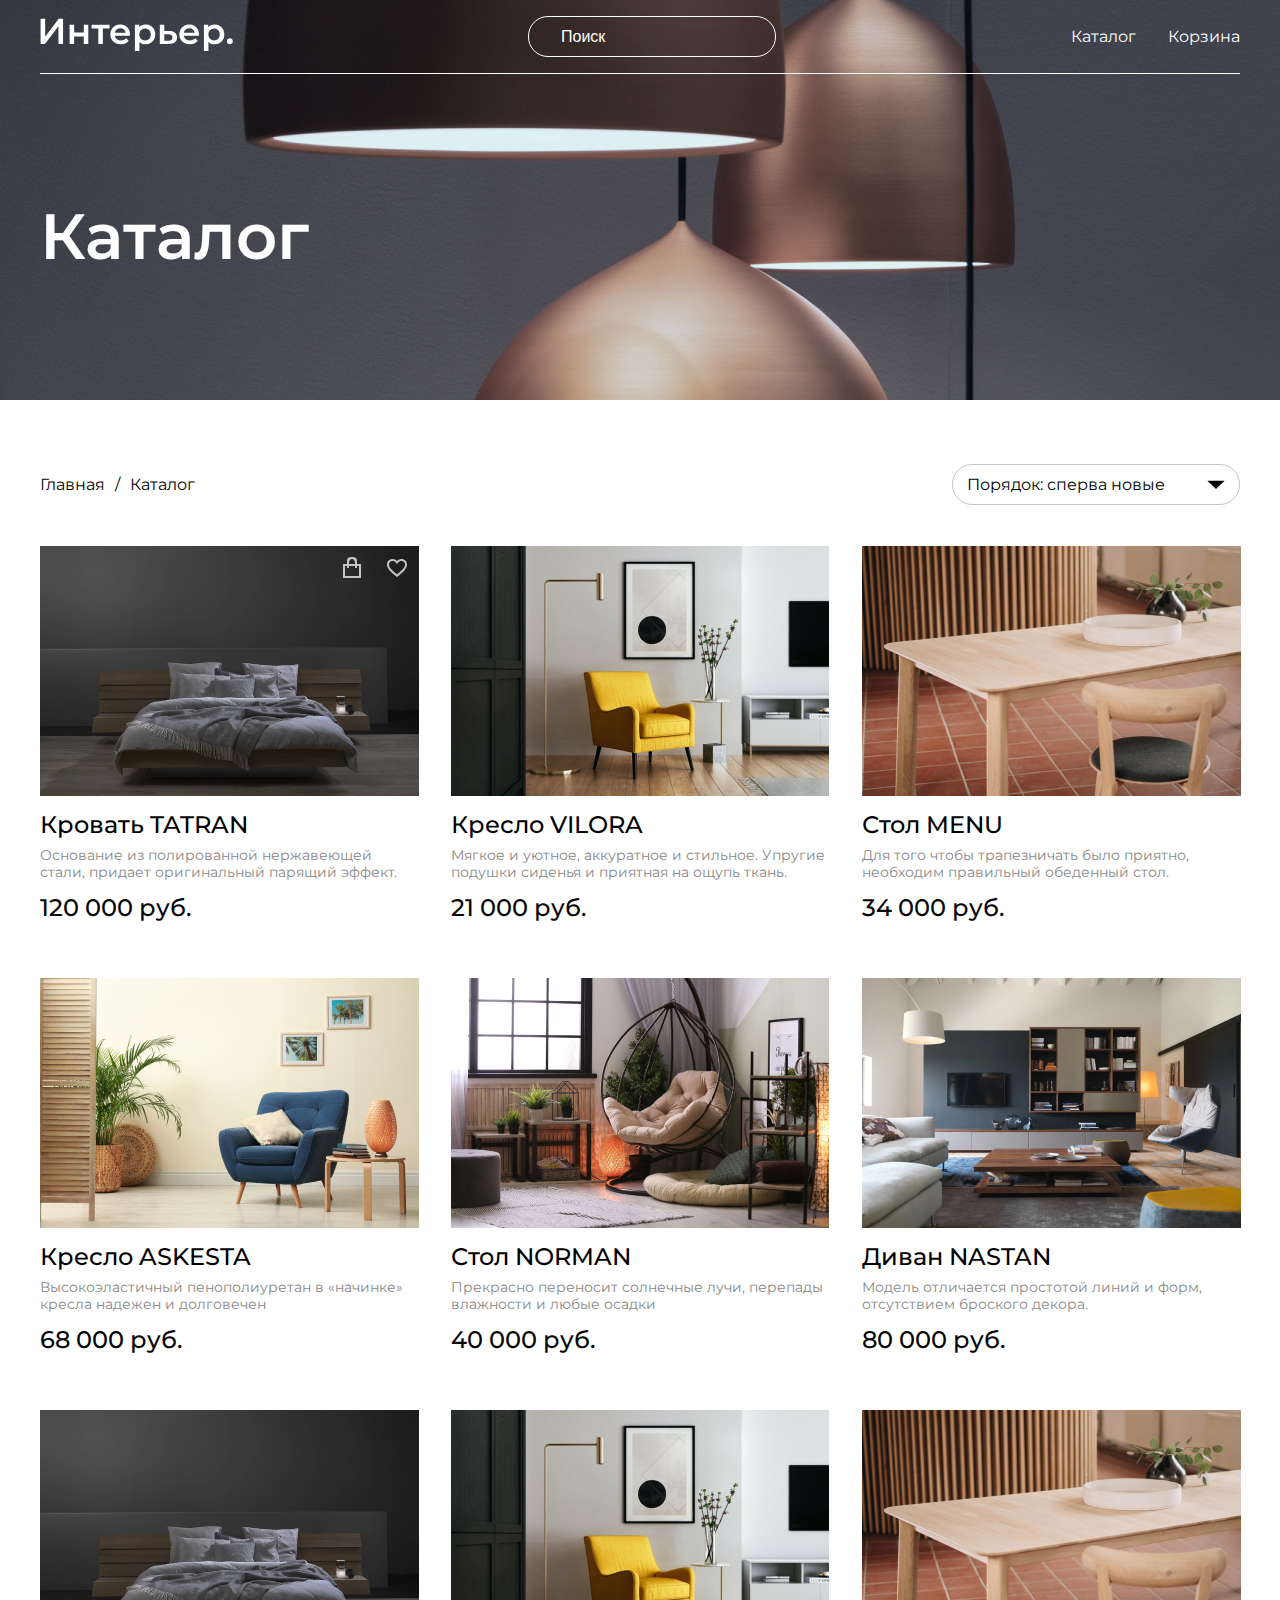
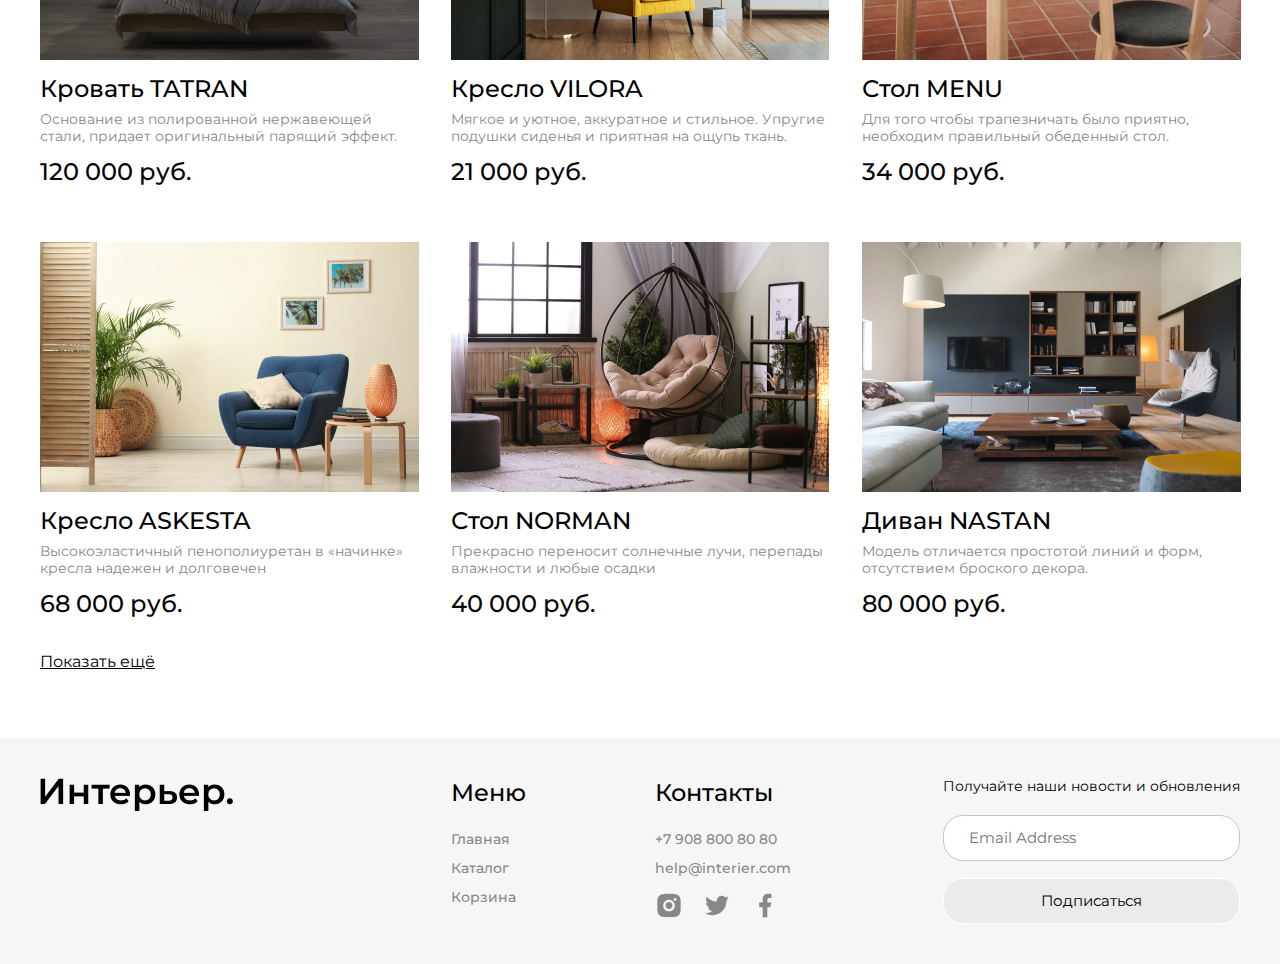
<file: catalog.html>
<!DOCTYPE html>
<html lang="ru">

<head>
    <meta charset="UTF-8">
    <meta http-equiv="X-UA-Compatible" content="IE=edge">
    <meta name="viewport" content="width=device-width, initial-scale=1.0">
    <title>Каталог</title>
    <link rel="preconnect" href="https://fonts.googleapis.com">
    <link rel="preconnect" href="https://fonts.gstatic.com" crossorigin>
    <link href="https://fonts.googleapis.com/css2?family=Montserrat:wght@400;500;600&display=swap" rel="stylesheet">
    <link rel="stylesheet" href="style.css">

</head>

<body>
    <section class="box_top ct__box-top center">
        <header class="header">
            <a href="index.html"><img class="header_img" src="./img/logo.svg" alt="Изображение logo"></a>
            <input class="header_input" type="text" placeholder="Поиск">
            <nav class="header_nav">
                <a class="nav_link" href="./catalog.html">Каталог</a>
                <a class="nav_link" href="./cart.html">Корзина</a>
            </nav>
            <nav class="header_nav-mobile">
                <a href="#"><svg width="20" height="19" viewBox="0 0 20 19" fill="none"
                        xmlns="http://www.w3.org/2000/svg">
                        <g clip-path="url(#clip0_310_614)">
                            <path
                                d="M5.7515 2.99141C4.59282 4.14838 3.91891 5.70363 3.86709 7.34023C3.81528 8.97682 4.38946 10.5716 5.47264 11.7995C6.55581 13.0275 8.06645 13.7962 9.69672 13.9491C11.2973 14.0991 12.8949 13.6444 14.1757 12.6766L17.5069 16.0085L17.5069 16.0085C17.5897 16.0914 17.6881 16.1571 17.7963 16.2019C17.9046 16.2468 18.0206 16.2698 18.1377 16.2698C18.2549 16.2698 18.3709 16.2468 18.4791 16.2019C18.5873 16.1571 18.6857 16.0914 18.7685 16.0085C18.8514 15.9257 18.9171 15.8274 18.9619 15.7191C19.0068 15.6109 19.0298 15.4949 19.0298 15.3777C19.0298 15.2606 19.0068 15.1446 18.9619 15.0363C18.9171 14.9281 18.8514 14.8298 18.7685 14.7469L18.7685 14.7469L15.4368 11.416C16.4021 10.135 16.8547 8.53846 16.7038 6.93943C16.5501 5.31054 15.7816 3.80139 14.5547 2.719C13.3277 1.63662 11.7345 1.06232 10.0992 1.11292C8.46381 1.16352 6.90917 1.83523 5.7515 2.99141ZM5.7515 2.99141L5.82216 3.06217L5.7515 2.99141ZM13.5895 4.25366C14.0271 4.68416 14.3751 5.19703 14.6135 5.76269C14.8518 6.32835 14.9758 6.93561 14.9783 7.54944C14.9808 8.16327 14.8618 8.77152 14.628 9.3391C14.3943 9.90669 14.0505 10.4224 13.6164 10.8564C13.1824 11.2905 12.6667 11.6343 12.0991 11.868C11.5315 12.1018 10.9233 12.2208 10.3094 12.2183C9.6956 12.2158 9.08834 12.0918 8.52268 11.8535C7.95702 11.6151 7.44415 11.2671 7.01365 10.8295C6.15334 9.95509 5.67341 8.77613 5.6784 7.54944C5.6834 6.32275 6.17291 5.14773 7.04032 4.28033C7.90772 3.41292 9.08274 2.92341 10.3094 2.91841C11.5361 2.91342 12.7151 3.39335 13.5895 4.25366Z"
                                fill="white" stroke="white" stroke-width="0.2" />
                        </g>
                        <defs>
                            <clipPath id="clip0_310_614">
                                <rect width="19" height="19" fill="white" transform="translate(0.800537)" />
                            </clipPath>
                        </defs>
                    </svg>
                </a>
                <a href="./catalog.html"><svg width="20" height="21" viewBox="0 0 20 21" fill="none"
                        xmlns="http://www.w3.org/2000/svg">
                        <rect x="0.800537" y="0.900024" width="4.57143" height="4.57143" fill="white" />
                        <rect x="0.800537" y="8.21436" width="4.57143" height="4.57143" fill="white" />
                        <rect x="0.800537" y="15.5286" width="4.57143" height="4.57143" fill="white" />
                        <rect x="8.11401" y="8.21436" width="4.57143" height="4.57143" fill="white" />
                        <rect x="8.11401" y="15.5286" width="4.57143" height="4.57143" fill="white" />
                        <rect x="8.11401" y="0.900024" width="4.57143" height="4.57143" fill="white" />
                        <rect x="15.4285" y="8.21436" width="4.57143" height="4.57143" fill="white" />
                        <rect x="15.4285" y="15.5286" width="4.57143" height="4.57143" fill="white" />
                        <rect x="15.4285" y="0.900024" width="4.57143" height="4.57143" fill="white" />
                    </svg>
                </a>
                <a href="./cart.html"><svg width="25" height="25" viewBox="0 0 25 25" fill="none"
                        xmlns="http://www.w3.org/2000/svg">
                        <path
                            d="M14.5834 20.8333C15.1359 20.8333 15.6658 20.6138 16.0566 20.2231C16.4473 19.8324 16.6667 19.3025 16.6667 18.75C16.6667 18.1974 16.4473 17.6675 16.0566 17.2768C15.6658 16.8861 15.1359 16.6666 14.5834 16.6666C14.0309 16.6666 13.501 16.8861 13.1103 17.2768C12.7196 17.6675 12.5001 18.1974 12.5001 18.75C12.5001 19.3025 12.7196 19.8324 13.1103 20.2231C13.501 20.6138 14.0309 20.8333 14.5834 20.8333ZM7.29174 20.8333C7.84428 20.8333 8.37418 20.6138 8.76488 20.2231C9.15558 19.8324 9.37508 19.3025 9.37508 18.75C9.37508 18.1974 9.15558 17.6675 8.76488 17.2768C8.37418 16.8861 7.84428 16.6666 7.29174 16.6666C6.73921 16.6666 6.20931 16.8861 5.81861 17.2768C5.4279 17.6675 5.20841 18.1974 5.20841 18.75C5.20841 19.3025 5.4279 19.8324 5.81861 20.2231C6.20931 20.6138 6.73921 20.8333 7.29174 20.8333ZM20.873 6.16975C21.133 6.16136 21.3796 6.05217 21.5606 5.86525C21.7416 5.67834 21.8428 5.42836 21.8428 5.16819C21.8428 4.90801 21.7416 4.65804 21.5606 4.47112C21.3796 4.28421 21.133 4.17501 20.873 4.16663H19.674C18.7345 4.16663 17.922 4.81871 17.7178 5.73538L16.4126 11.6125C16.2084 12.5291 15.3959 13.1812 14.4563 13.1812H6.63133L5.12924 7.17079H14.8636C15.1212 7.15904 15.3644 7.04844 15.5425 6.86199C15.7206 6.67555 15.82 6.42761 15.82 6.16975C15.82 5.91189 15.7206 5.66395 15.5425 5.47751C15.3644 5.29106 15.1212 5.18046 14.8636 5.16871H5.12924C4.82473 5.16862 4.5242 5.23796 4.25051 5.37145C3.97682 5.50495 3.73716 5.69909 3.54976 5.93911C3.36236 6.17913 3.23215 6.45872 3.16903 6.75662C3.10591 7.05452 3.11154 7.36289 3.1855 7.65829L4.68758 13.6666C4.79586 14.1002 5.046 14.485 5.39821 14.7601C5.75042 15.0351 6.18447 15.1844 6.63133 15.1843H14.4563C15.368 15.1845 16.2524 14.8736 16.9636 14.3032C17.6748 13.7327 18.1701 12.9368 18.3678 12.0468L19.674 6.16975H20.873Z"
                            fill="white" />
                    </svg>
                </a>
            </nav>
        </header>
        <div class="top_content">
            <h1 class="top_title top-title_dop">Каталог</h1>
        </div>
    </section>

    <section class="ct__box-nav-str center">
        <div class="ct__nav-str__nav-item">
            <a class="ct__nav-str__link" href="./index.html"><span class="bredcrambs__text">Главная</span></a>
            <a class="ct__nav-str__link" href="./catalog.html"><span class="bredcrambs__text">Каталог</span></a>
        </div>
        <div class="ct__nav-str__select-item">
            <select class="ct__nav-str__select" name="menu-sort" id="#">
                <option value="1">Порядок: сперва новые</option>
                <option value="2">Порядок: сперва популярные</option>
                <option value="3">Порядок: сперва дешёвые</option>
                <option value="4">Порядок: сперва дорогие</option>
            </select>
        </div>
    </section>

    <section class="catalog_content ct__box-main-content center">
        <div class="product-box">
            <a href="./cart.html" class="svg-icon_bag svg-icon-none"> <svg width="24" height="24" viewBox="0 0 24 24"
                    fill="none" xmlns="http://www.w3.org/2000/svg">
                    <g clip-path="url(#clip0_196_499)">
                        <path
                            d="M7 8V6C7 4.67916 7.07093 2.93397 8 2C8.92908 1.06603 10.6861 1 12 1C13.3139 1 15.0709 1.06603 16 2C16.9291 2.93397 17 4.67916 17 6V8H20C20.2628 8 20.8142 7.81321 21 8C21.1858 8.18679 21 8.73583 21 9V21C21 21.2642 21.1858 21.8132 21 22C20.8142 22.1868 20.2628 22 20 22H4C3.73722 22 3.18582 22.1868 3 22C2.81419 21.8132 3 21.2642 3 21V9C3 8.73583 2.81419 8.18679 3 8C3.18582 7.81321 3.73722 8 4 8H7ZM7 10H5V20H19V10H17V12H15V10H9V12H7V10ZM9 8H15V6C15 5.2075 14.5575 4.56038 14 4C13.4426 3.43962 12.7884 3 12 3C11.2117 3 10.5575 3.43962 10 4C9.44256 4.56038 9 5.2075 9 6V8Z"
                            fill="#C4C4C4" />
                    </g>
                    <defs>
                        <clipPath id="clip0_196_499">
                            <rect width="24" height="24" fill="white" />
                        </clipPath>
                    </defs>
                </svg>
            </a>
            <a href="#" class="svg-icon_heart svg-icon-none"><svg width="24" height="24" viewBox="0 0 24 24" fill="none"
                    xmlns="http://www.w3.org/2000/svg">
                    <path
                        d="M12 21C11.355 20.428 10.626 19.833 9.85499 19.2H9.84499C7.12999 16.98 4.05299 14.468 2.69399 11.458C2.24751 10.4998 2.0109 9.45715 1.99998 8.40003C1.997 6.94951 2.57876 5.55901 3.6138 4.54279C4.64884 3.52657 6.04978 2.97042 7.49999 3.00003C8.68062 3.00189 9.83583 3.34311 10.828 3.98303C11.264 4.26599 11.6584 4.60828 12 5.00003C12.3435 4.60982 12.738 4.26773 13.173 3.98303C14.1647 3.34298 15.3197 3.00174 16.5 3.00003C17.9502 2.97042 19.3511 3.52657 20.3862 4.54279C21.4212 5.55901 22.003 6.94951 22 8.40003C21.9898 9.45884 21.7532 10.5032 21.306 11.463C19.947 14.473 16.871 16.984 14.156 19.2L14.146 19.208C13.374 19.837 12.646 20.432 12.001 21.008L12 21ZM7.49999 5.00003C6.5685 4.98837 5.67006 5.34487 4.99999 5.99203C4.35438 6.62619 3.99355 7.49507 3.99991 8.40003C4.01132 9.17053 4.18582 9.92988 4.51199 10.628C5.1535 11.9267 6.0191 13.1021 7.06899 14.1C8.05999 15.1 9.19999 16.068 10.186 16.882C10.459 17.107 10.737 17.334 11.015 17.561L11.19 17.704C11.457 17.922 11.733 18.148 12 18.37L12.013 18.358L12.019 18.353H12.025L12.034 18.346H12.039H12.044L12.062 18.331L12.103 18.298L12.11 18.292L12.121 18.284H12.127L12.136 18.276L12.8 17.731L12.974 17.588C13.255 17.359 13.533 17.132 13.806 16.907C14.792 16.093 15.933 15.126 16.924 14.121C17.974 13.1236 18.8397 11.9485 19.481 10.65C19.8131 9.94583 19.9901 9.17853 20 8.40003C20.0042 7.49786 19.6435 6.63232 19 6.00003C18.3312 5.34995 17.4326 4.99051 16.5 5.00003C15.3619 4.99035 14.2739 5.46739 13.51 6.31103L12 8.05103L10.49 6.31103C9.72606 5.46739 8.63807 4.99035 7.49999 5.00003Z"
                        fill="#C4C4C4" />
                </svg>
            </a>
            <img class="product_img" src="./img/ct_pr_1.jpg" alt="Кровать TATRAN">
            <h3 class="product_heading">Кровать TATRAN</h3>
            <p class="product_text">Основание из полированной нержавеющей стали, придает оригинальный
                парящий эффект.</p>
            <p class="product_priсe">120 000 руб.</p>
        </div>
        <div class="product-box">
            <img class="product_img" src="./img/catalog_product_2.jpg" alt="Кресло VILORA">
            <h3 class="product_heading">Кресло VILORA</h3>
            <p class="product_text">Мягкое и уютное, аккуратное и стильное. Упругие подушки сиденья и
                приятная на ощупь ткань.</p>
            <p class="product_priсe">21 000 руб.</p>
        </div>
        <div class="product-box">
            <img class="product_img" src="./img/ct_pr_3.jpg" alt="Стол MENU">
            <h3 class="product_heading">Стол MENU</h3>
            <p class="product_text">Для того чтобы трапезничать было приятно, необходим правильный обеденный
                стол.</p>
            <p class="product_priсe">34 000 руб.</p>
        </div>
        <div class="product-box">
            <img class="product_img" src="./img/catalog_product_4.jpg" alt="Кресло ASKESTA">
            <h3 class="product_heading">Кресло ASKESTA</h3>
            <p class="product_text">Высокоэластичный пенополиуретан в «начинке» кресла надежен и долговечен
            </p>
            <p class="product_priсe">68 000 руб.</p>
        </div>
        <div class="product-box">
            <img class="product_img" src="./img/ct_pr_5.jpg" alt="Стол NORMAN">
            <h3 class="product_heading">Стол NORMAN</h3>
            <p class="product_text">Прекрасно переносит солнечные лучи, перепады влажности и любые осадки
            </p>
            <p class="product_priсe">40 000 руб.</p>
        </div>
        <div class="product-box">
            <img class="product_img" src="./img/ct_pr_6.jpg" alt="Диван NASTAN">
            <h3 class="product_heading">Диван NASTAN</h3>
            <p class="product_text">Модель отличается простотой линий и форм, отсутствием броского декора.
            </p>
            <p class="product_priсe">80 000 руб.</p>
        </div>
        <div class="product-box">
            <img class="product_img" src="./img/ct_pr_1.jpg" alt="Кровать TATRAN">
            <h3 class="product_heading">Кровать TATRAN</h3>
            <p class="product_text">Основание из полированной нержавеющей стали, придает оригинальный
                парящий эффект.</p>
            <p class="product_priсe">120 000 руб.</p>
        </div>
        <div class="product-box">
            <img class="product_img" src="./img/catalog_product_2.jpg" alt="Кресло VILORA">
            <h3 class="product_heading">Кресло VILORA</h3>
            <p class="product_text">Мягкое и уютное, аккуратное и стильное. Упругие подушки сиденья и
                приятная на ощупь ткань.</p>
            <p class="product_priсe">21 000 руб.</p>
        </div>
        <div class="product-box">
            <img class="product_img" src="./img/ct_pr_3.jpg" alt="Стол MENU">
            <h3 class="product_heading">Стол MENU</h3>
            <p class="product_text">Для того чтобы трапезничать было приятно, необходим правильный обеденный
                стол.</p>
            <p class="product_priсe">34 000 руб.</p>
        </div>
        <div class="product-box">
            <img class="product_img" src="./img/catalog_product_4.jpg" alt="Кресло ASKESTA">
            <h3 class="product_heading">Кресло ASKESTA</h3>
            <p class="product_text">Высокоэластичный пенополиуретан в «начинке» кресла надежен и долговечен
            </p>
            <p class="product_priсe">68 000 руб.</p>
        </div>
        <div class="product-box">
            <img class="product_img" src="./img/ct_pr_5.jpg" alt="Стол NORMAN">
            <h3 class="product_heading">Стол NORMAN</h3>
            <p class="product_text">Прекрасно переносит солнечные лучи, перепады влажности и любые осадки
            </p>
            <p class="product_priсe">40 000 руб.</p>
        </div>
        <div class="product-box">
            <img class="product_img" src="./img/ct_pr_6.jpg" alt="Диван NASTAN">
            <h3 class="product_heading">Диван NASTAN</h3>
            <p class="product_text">Модель отличается простотой линий и форм, отсутствием броского декора.
            </p>
            <p class="product_priсe">80 000 руб.</p>
        </div>
    </section>

    <section class="undermain_link_block center">
        <a class="bottom_link" href="#">Показать ещё</a>
    </section>

    <footer class="footer center">
        <a href="./index.html"> <img class="footer_logo" src="./img/logo_black.png" alt="Изображение logo"></a>
        <div class="footer_content">
            <div class="footer_content_info">
                <nav class="footer_item">
                    <h4 class="footer_heading">Меню</h4>
                    <a class="footer_link" href="./index.html">Главная</a>
                    <a class="footer_link" href="./catalog.html">Каталог</a>
                    <a class="footer_link" href="./cart.html">Корзина</a>
                </nav>
                <div class="footer_contact_box">
                    <nav class="footer_item">
                        <h4 class="footer_heading">Контакты</h4>
                        <a href="tel:+79088008080" class="footer_link">+7 908 800 80 80</a>
                        <a href="mailto:help@interier.com" class="footer_link">help@interier.com</a>
                    </nav>
                    <div class="footer_contact_social">
                        <a href="#">
                            <svg class="footer_icon" width="28" height="29" viewBox="0 0 28 29" fill="none"
                                xmlns="http://www.w3.org/2000/svg">
                                <g clip-path="url(#clip0_5139_60)">
                                    <path
                                        d="M14 2.83398C17.1698 2.83398 17.5653 2.84565 18.809 2.90398C20.0515 2.96232 20.8973 3.15715 21.6417 3.44648C22.4117 3.74282 23.0603 4.14415 23.709 4.79165C24.3022 5.37486 24.7613 6.08034 25.0542 6.85898C25.3423 7.60215 25.5383 8.44915 25.5967 9.69165C25.6515 10.9353 25.6667 11.3308 25.6667 14.5007C25.6667 17.6705 25.655 18.066 25.5967 19.3097C25.5383 20.5522 25.3423 21.398 25.0542 22.1423C24.7621 22.9214 24.303 23.627 23.709 24.2097C23.1256 24.8027 22.4202 25.2617 21.6417 25.5548C20.8985 25.843 20.0515 26.039 18.809 26.0973C17.5653 26.1522 17.1698 26.1673 14 26.1673C10.8302 26.1673 10.4347 26.1557 9.191 26.0973C7.9485 26.039 7.10267 25.843 6.35834 25.5548C5.57938 25.2625 4.87378 24.8034 4.291 24.2097C3.69764 23.6265 3.23859 22.921 2.94584 22.1423C2.6565 21.3992 2.46167 20.5522 2.40334 19.3097C2.3485 18.066 2.33334 17.6705 2.33334 14.5007C2.33334 11.3308 2.345 10.9353 2.40334 9.69165C2.46167 8.44798 2.6565 7.60332 2.94584 6.85898C3.23778 6.07986 3.69694 5.37419 4.291 4.79165C4.87395 4.19809 5.5795 3.739 6.35834 3.44648C7.10267 3.15715 7.94734 2.96232 9.191 2.90398C10.4347 2.84915 10.8302 2.83398 14 2.83398ZM14 8.66732C12.4529 8.66732 10.9692 9.2819 9.87521 10.3759C8.78125 11.4698 8.16667 12.9536 8.16667 14.5007C8.16667 16.0477 8.78125 17.5315 9.87521 18.6254C10.9692 19.7194 12.4529 20.334 14 20.334C15.5471 20.334 17.0308 19.7194 18.1248 18.6254C19.2188 17.5315 19.8333 16.0477 19.8333 14.5007C19.8333 12.9536 19.2188 11.4698 18.1248 10.3759C17.0308 9.2819 15.5471 8.66732 14 8.66732ZM21.5833 8.37565C21.5833 7.98888 21.4297 7.61794 21.1562 7.34445C20.8827 7.07096 20.5118 6.91732 20.125 6.91732C19.7382 6.91732 19.3673 7.07096 19.0938 7.34445C18.8203 7.61794 18.6667 7.98888 18.6667 8.37565C18.6667 8.76243 18.8203 9.13336 19.0938 9.40685C19.3673 9.68034 19.7382 9.83398 20.125 9.83398C20.5118 9.83398 20.8827 9.68034 21.1562 9.40685C21.4297 9.13336 21.5833 8.76243 21.5833 8.37565ZM14 11.0007C14.9283 11.0007 15.8185 11.3694 16.4749 12.0258C17.1313 12.6822 17.5 13.5724 17.5 14.5007C17.5 15.4289 17.1313 16.3191 16.4749 16.9755C15.8185 17.6319 14.9283 18.0007 14 18.0007C13.0717 18.0007 12.1815 17.6319 11.5251 16.9755C10.8688 16.3191 10.5 15.4289 10.5 14.5007C10.5 13.5724 10.8688 12.6822 11.5251 12.0258C12.1815 11.3694 13.0717 11.0007 14 11.0007Z"
                                        fill="#888888" />
                                </g>
                                <defs>
                                    <clipPath id="clip0_5139_60">
                                        <rect width="28" height="28" fill="white" transform="translate(0 0.50061)" />
                                    </clipPath>
                                </defs>
                            </svg>
                        </a>
                        <a href="#">
                            <svg class="footer_icon" width="28" height="29" viewBox="0 0 28 29" fill="none"
                                xmlns="http://www.w3.org/2000/svg">
                                <g clip-path="url(#clip0_5139_57)">
                                    <path
                                        d="M25.8557 7.09919C24.965 7.49317 24.0205 7.75191 23.0533 7.86686C24.0727 7.2572 24.8357 6.29771 25.2 5.16719C24.2433 5.73652 23.1945 6.13552 22.1013 6.35136C21.3671 5.5657 20.3938 5.04465 19.3328 4.86921C18.2718 4.69377 17.1826 4.87376 16.2345 5.38122C15.2864 5.88868 14.5325 6.69516 14.09 7.67528C13.6475 8.65541 13.5412 9.75427 13.7877 10.801C11.8476 10.7038 9.94973 10.1996 8.21718 9.3213C6.48462 8.44296 4.95616 7.21008 3.73101 5.70269C3.29735 6.44755 3.06946 7.29429 3.07067 8.15619C3.07067 9.84786 3.93167 11.3424 5.24067 12.2174C4.46602 12.193 3.70841 11.9838 3.03101 11.6072V11.6679C3.03124 12.7945 3.42111 13.8864 4.1345 14.7584C4.84789 15.6304 5.8409 16.2289 6.94517 16.4524C6.22606 16.6472 5.47203 16.676 4.74017 16.5364C5.05152 17.5061 5.65835 18.3543 6.4757 18.962C7.29305 19.5697 8.27999 19.9066 9.29834 19.9255C8.28624 20.7204 7.12738 21.308 5.88804 21.6547C4.64869 22.0014 3.35316 22.1005 2.07551 21.9462C4.30582 23.3805 6.90212 24.142 9.55384 24.1395C18.529 24.1395 23.4372 16.7044 23.4372 10.2562C23.4372 10.0462 23.4313 9.83386 23.422 9.62619C24.3773 8.93572 25.2019 8.08038 25.8568 7.10036L25.8557 7.09919Z"
                                        fill="#888888" />
                                </g>
                                <defs>
                                    <clipPath id="clip0_5139_57">
                                        <rect width="28" height="28" fill="white" transform="translate(0 0.500488)" />
                                    </clipPath>
                                </defs>
                            </svg>
                        </a>
                        <a href="#">
                            <svg class="footer_icon" width="28" height="29" viewBox="0 0 28 29" fill="none"
                                xmlns="http://www.w3.org/2000/svg">
                                <g clip-path="url(#clip0_5139_54)">
                                    <path
                                        d="M16.3333 16.2218H19.25L20.4167 11.5552H16.3333V9.22184C16.3333 8.02018 16.3333 6.88851 18.6667 6.88851H20.4167V2.96851C20.0363 2.91834 18.6002 2.80518 17.0835 2.80518C13.916 2.80518 11.6667 4.73834 11.6667 8.28851V11.5552H8.16666V16.2218H11.6667V26.1385H16.3333V16.2218Z"
                                        fill="#888888" />
                                </g>
                                <defs>
                                    <clipPath id="clip0_5139_54">
                                        <rect width="28" height="28" fill="white" transform="translate(0 0.471802)" />
                                    </clipPath>
                                </defs>
                            </svg>
                        </a>
                    </div>
                </div>
            </div>

            <form class="footer_form" action="#">
                <p class="footer_form_text">Получайте наши новости и обновления</p>
                <input class="footer_form_email" type="email" placeholder="Email Address">
                <button class="footer_form_button" type="submit">Подписаться</button>
            </form>
        </div>
    </footer>
</body>

</html>
</file>
<file: style.css>
@charset "UTF-8";
* {
  padding: 0;
  margin: 0;
  box-sizing: border-box;
}

a {
  text-decoration: none;
}

body {
  font-family: "Montserrat", sans-serif;
}

.center {
  padding-left: calc(50% - 600px);
  padding-right: calc(50% - 600px);
}

.box_top {
  height: 735px;
  background-image: url(./img/background_top.jpg);
  background-repeat: no-repeat;
  background-position: center;
  background-size: cover;
  margin-bottom: 64px;
}

.header {
  display: flex;
  justify-content: space-between;
  padding: 16px 0px;
  align-items: center;
  border-bottom: 1px solid #FFF;
}

.header_input {
  width: 248px;
  height: 41px;
  border-radius: 20px;
  border: 1px solid #FFF;
  background-color: transparent;
  outline: none;
  color: #FFF;
  font-size: 16px;
  font-style: normal;
  font-weight: 400;
  line-height: normal;
  padding-left: 32px;
  padding-right: 32px;
  box-sizing: border-box;
}

.header_input::-moz-placeholder {
  color: #FFF;
}

.header_input::placeholder {
  color: #FFF;
}

.header_nav {
  display: flex;
  align-items: flex-start;
  gap: 32px;
}
.header_nav-mobile {
  display: none;
}

.nav_link {
  color: #FFF;
  font-size: 16px;
  font-style: normal;
  font-weight: 400;
  line-height: normal;
  line-height: normal;
  text-decoration: none;
}

.nav_link:hover {
  text-decoration: underline;
}

.top_content {
  width: 792px;
}

.top_title {
  font-weight: 600;
  font-size: 64px;
  color: #FFF;
  font-style: normal;
  line-height: 70px;
  padding-top: 64px;
  padding-bottom: 16px;
}

.top_text {
  font-size: 24px;
  color: #FFF;
  font-style: normal;
  font-weight: 400;
  line-height: 32px;
  margin-bottom: 16px;
}

.top_link {
  color: #FFF;
  font-family: Montserrat;
  font-size: 16px;
  font-style: normal;
  font-weight: 400;
  line-height: 24px;
  text-decoration-line: underline;
}
.top_link:hover {
  text-decoration: none;
}

.box_for {
  margin-bottom: 64px;
}

.for_content {
  display: grid;
  gap: 32px;
  grid-template-columns: repeat(12, 1fr);
}

.for_item {
  height: 415px;
  grid-column: span 4;
  display: flex;
  align-items: center;
  justify-content: center;
  color: #FFF;
  text-align: center;
  font-size: 34px;
  font-style: normal;
  font-weight: 600;
  line-height: normal;
  transition: all 0.3s;
}
.for_item:hover {
  transform: scale(1.03);
  box-shadow: 0 0 10px 7px #F7F6F6;
}

.for_item_big {
  grid-column: span 6;
}

.for_item_1 {
  background-image: url(./img/for_1.jpg);
}

.for_item_2 {
  background-image: url(./img/for_2.jpg);
}

.for_item_3 {
  background-image: url(./img/for_3.jpg);
}

.for_item_4 {
  background-image: url(./img/for_4.jpg);
}

.for_item_5 {
  background-image: url(./img/for_5.jpg);
}

.box_sale {
  margin-bottom: 64px;
}

.box_title {
  font-weight: 600;
  font-size: 48px;
  color: #000000;
  margin-bottom: 32px;
}

.sale_content {
  display: flex;
  flex-wrap: wrap;
  justify-content: space-between;
  row-gap: 56px;
  -moz-column-gap: 32px;
       column-gap: 32px;
}

.product-box {
  width: 378px;
  position: relative;
  transition: all 0.3s;
}
.product-box:hover {
  transform: scale(1.03);
  box-shadow: 0 0 10px 7px #F7F6F6;
}

.img-box {
  position: relative;
}

.svg-icon_bag {
  position: absolute;
  top: 10px;
  left: 300px;
}

.svg-icon_heart {
  position: absolute;
  top: 10px;
  left: 345px;
}

.catalog_content {
  display: flex;
  flex-wrap: wrap;
  justify-content: space-between;
  -moz-column-gap: 32px;
       column-gap: 32px;
  row-gap: 56px;
}

.prise_box {
  display: flex;
  justify-content: flex-start;
  gap: 32px;
}

.product_heading {
  font-weight: 500;
  font-size: 24px;
  line-height: 29px;
  color: #000000;
  margin-bottom: 8px;
  margin-top: 10px;
}

.product_text {
  font-size: 14px;
  line-height: 17px;
  color: #888888;
  margin-bottom: 12px;
}

.product_priсe {
  font-weight: 500;
  font-size: 24px;
  line-height: 29px;
  color: #050505;
}

.product_priсe_sale {
  text-decoration-line: line-through;
  color: #888888;
}

.undermain_link_block {
  margin-top: 32px;
  margin-bottom: 64px;
}

.bottom_link {
  color: #000;
  font-size: 16px;
  font-style: normal;
  font-weight: 400;
  line-height: 24px;
  text-decoration-line: underline;
}
.bottom_link:hover {
  text-decoration: none;
}

.footer {
  background-color: #F7F6F6;
  padding-top: 40px;
  padding-bottom: 40px;
  display: flex;
  justify-content: space-between;
  align-items: flex-start;
  flex-wrap: wrap;
}

.footer_content {
  width: 789px;
  display: flex;
  justify-content: space-between;
  flex-wrap: wrap;
}

.footer_content_info {
  display: flex;
  justify-content: space-between;
  gap: 129px;
}

.footer_heading {
  font-weight: 500;
  color: #000000;
  font-size: 24px;
  line-height: 29px;
  margin-bottom: 12px;
}

.footer_item {
  display: flex;
  align-items: flex-start;
  flex-direction: column;
  gap: 12px;
}

.footer_link {
  font-weight: 500;
  font-size: 14px;
  line-height: 17px;
  color: #888888;
  text-decoration: none;
}

.footer_link:hover {
  text-decoration: underline;
  color: #000;
}

.footer_contact_box {
  display: flex;
  align-items: flex-start;
  flex-direction: column;
}

.footer_contact_social {
  display: flex;
  gap: 20px;
  margin-top: 14px;
  align-items: center;
}

.footer_icon path {
  transition: fill 0.5s;
}

.footer_icon:hover path {
  fill: #000;
}

.footer_form {
  display: flex;
  text-align: center;
  flex-direction: column;
  justify-content: space-between;
  gap: 12px;
}

.footer_form_text {
  font-size: 14px;
  line-height: 16px;
  color: #000000;
  margin-bottom: 4px;
}

.footer_form_email {
  height: 46px;
  background: #FFFFFF;
  border: 1px solid #C4C4C4;
  box-sizing: border-box;
  border-radius: 20px;
  padding: 12px 25px 14px 25px;
  font-family: "Montserrat";
  flex-shrink: 0;
  font-style: normal;
  font-weight: 400;
  font-size: 15px;
  line-height: normal;
  /* 18px */
  color: #C4C4C4;
}

.footer_form_button {
  background: rgba(222, 215, 215, 0.41);
  border: 1px solid #FFFFFF;
  box-sizing: border-box;
  border-radius: 20px;
  padding-top: 13px;
  padding-bottom: 13px;
  font-size: 15px;
  line-height: 18px;
  color: #000000;
  font-family: "Montserrat";
  transition: all 0.3s;
}

.footer_form_button:hover {
  color: #FFF;
  background-color: #000;
}

/* CATALOG */
.ct__box-top {
  background-image: url(./img/catalog_top_background.jpg);
  background-repeat: no-repeat;
  background-position: center;
  background-size: cover;
  height: 400px;
}

.top-title_dop {
  padding-top: 127px;
}

.ct__box-nav-str {
  margin-top: 64px;
  margin-bottom: 41px;
  display: flex;
  justify-content: space-between;
  align-items: center;
}

.ct__nav-str__nav-item {
  display: flex;
  align-items: center;
}

.ct__nav-str__link {
  color: #000;
  font-size: 16px;
  font-style: normal;
  font-weight: 400;
  line-height: 32px;
}
.ct__nav-str__link .bredcrambs__text:hover {
  text-decoration: underline;
}
.ct__nav-str__link:not(:last-child)::after {
  content: "/";
  margin-left: 10px;
  margin-right: 10px;
  text-decoration: none;
}

.ct__nav-str__select-item {
  position: relative;
  width: 288px;
  height: 41px;
}

.ct__nav-str__select {
  display: grid;
  width: 100%;
  height: 100%;
  border-radius: 20px;
  border: 1px solid #C4C4C4;
  outline: none;
  -webkit-appearance: none;
     -moz-appearance: none;
          appearance: none;
  background: none;
  background-color: transparent;
  padding: 10px 22px 10px 14px;
  font-family: Montserrat;
  color: #000;
  font-size: 16px;
  font-style: normal;
  font-weight: 400;
  line-height: normal;
  background: url(./img/ct_select_arrow.svg) no-repeat right;
  background-position: calc(100% - 14px);
}

.ct__box-main-content {
  margin-bottom: 32px;
}
@keyframes rotate-scale-down-hor {
  0% {
    transform: scale(1) rotateX(0);
  }
  50% {
    transform: scale(0.5) rotateX(-180deg);
  }
  100% {
    transform: scale(1) rotateX(-360deg);
  }
}
.cr__box-top {
  background-image: url(./img/cart-top.jpg);
  background-repeat: no-repeat;
  background-position: center;
  background-size: cover;
  height: 400px;
  margin-bottom: 64px;
}

.cr__main-box {
  display: grid;
  grid-template-columns: repeat(12, 1fr);
  gap: 33px;
  padding-bottom: 64px;
}

.cr {
  grid-column: span 8;
  display: flex;
  flex-direction: column;
}
.cr__name-box {
  display: flex;
  justify-content: space-between;
  padding-bottom: 14px;
  color: #000;
  font-family: Montserrat;
  font-size: 16px;
  font-style: normal;
  font-weight: 400;
  line-height: normal;
}
.cr__content {
  display: flex;
  justify-content: space-between;
  padding-top: 25px;
  padding-bottom: 32px;
  border-top: 0.5px solid #CACDD8;
}
.cr__content-item {
  display: flex;
  gap: 32px;
  transition: all 0.3s;
}
.cr__content-item:hover {
  transform: scale(1.03);
}
.cr__content-item_info {
  width: 276px;
  display: flex;
  flex-direction: column;
  gap: 16px;
}
.cr__content-item_heding {
  color: #000;
  font-size: 24px;
  font-style: normal;
  font-weight: 500;
  line-height: normal;
  font-family: Montserrat;
  font-size: 24px;
  font-style: normal;
  font-weight: 500;
  line-height: normal;
}
.cr__content-item__prise-box {
  color: #050505;
  text-align: center;
  font-size: 16px;
  font-style: normal;
  font-weight: 500;
  line-height: normal;
}
.cr__content-item_link {
  margin-right: 32px;
  color: #000;
  text-align: center;
  font-size: 14px;
  font-style: normal;
  font-weight: 400;
  line-height: 210%;
  text-decoration-line: underline;
}
.cr__content-item_link:hover {
  text-decoration: none;
}
.cr__content__item-input {
  color: #000;
  border-radius: 6px;
  border-color: transparent;
  background: #F7F6F6;
  width: 71px;
  height: 51px;
  outline: none;
  padding-left: 10px;
  padding-right: 10px;
  text-align: center;
  font-size: 14px;
  font-style: normal;
  font-weight: 600;
  line-height: 210%;
}
.cr__content__button-box {
  margin-top: 18px;
  display: flex;
  gap: 7px;
}
.cr__content__button {
  border-radius: 50px;
  border: 1px solid #000;
  background-color: transparent;
  display: flex;
  width: 200px;
  height: 37px;
  justify-content: center;
  align-items: center;
  color: #000;
  text-align: center;
  font-family: Montserrat;
  font-size: 14px;
  font-style: normal;
  font-weight: 400;
  line-height: normal;
  transition: color 0.3s;
}
.cr__content__button:hover {
  color: #FFF;
  background-color: #000;
}

.cr__form {
  border-radius: 20px;
  background: #F7F6F6;
  grid-column: span 4;
  display: flex;
  flex-direction: column;
  align-items: center;
  padding-top: 42px;
}
.cr__form_heading {
  color: #000;
  text-align: center;
  font-size: 24px;
  font-style: normal;
  font-weight: 600;
  line-height: normal;
  margin-bottom: 44px;
}
.cr__form_input-text {
  width: 288px;
  border: none;
  border-bottom: 1px solid #CACDD8;
  background: #F7F6F6;
  color: #000;
  text-align: start;
  font-family: Montserrat;
  font-size: 14px;
  font-style: normal;
  font-weight: 400;
  line-height: normal;
  margin-bottom: 44px;
  outline: none;
}
.cr__form_input-text::-moz-placeholder {
  color: #000;
  font-family: Montserrat;
  font-size: 14px;
  font-style: normal;
  font-weight: 400;
  line-height: normal;
}
.cr__form_input-text::placeholder {
  color: #000;
  font-family: Montserrat;
  font-size: 14px;
  font-style: normal;
  font-weight: 400;
  line-height: normal;
}
.cr__form_chek-price {
  color: #000;
  font-family: Montserrat;
  font-size: 24px;
  font-style: normal;
  font-weight: 500;
  line-height: normal;
  margin-top: 24px;
  margin-bottom: 18px;
}
.cr__form_button {
  width: 290px;
  height: 41px;
  border-radius: 20px;
  border: 1px solid #040404;
  display: flex;
  justify-content: center;
  align-items: center;
  flex-shrink: 0;
  color: #000;
  font-family: Montserrat;
  font-size: 16px;
  font-style: normal;
  font-weight: 400;
  line-height: normal;
  animation: rotate-scale-down-hor 0.65s linear 3s both;
  transition: color 0.3s;
}
.cr__form_button:hover {
  color: #FFF;
  background-color: #000;
}

.cr__box-sale {
  margin-bottom: 32px;
}

@media (max-width: 1024px) {
  .center {
    padding-left: calc(50% - 393px);
    padding-right: calc(50% - 393px);
  }
  .top_content {
    width: 786px;
  }
  .for_content {
    gap: 30px;
  }
  .for_item {
    height: 268px;
  }
  .sale_content {
    -moz-column-gap: 29px;
         column-gap: 29px;
    row-gap: 39px;
  }
  .catalog_content {
    -moz-column-gap: 29px;
         column-gap: 29px;
    row-gap: 39px;
  }
  .footer_logo {
    display: none;
  }
  .catalog_content {
    -moz-column-gap: 29px;
         column-gap: 29px;
    row-gap: 39px;
  }
  .cr {
    grid-column: span 12;
    margin-bottom: 64px;
  }
  .cr__content-item {
    padding-right: 0px;
  }
  .cr__form {
    grid-column: span 6;
    width: 376px;
    height: 556px;
  }
}
@media (max-width: 768px) {
  .center {
    padding-left: 16px;
    padding-right: 16px;
    min-width: 375px;
  }
  .header {
    border: none;
  }
  .header_input {
    display: none;
  }
  .header_nav {
    display: none;
  }
  .header_nav-mobile {
    display: flex;
    gap: 32px;
  }
  .header_img {
    width: 99px;
  }
  .top_content {
    width: 344px;
    align-self: center;
    display: flex;
    flex-direction: column;
    justify-content: center;
  }
  .top_title {
    text-align: center;
    font-size: 48px;
    padding-top: 29px;
  }
  .top-title_dop {
    padding-top: 82px;
  }
  .top_text {
    text-align: center;
    font-size: 16px;
  }
  .top_link {
    text-align: center;
    font-size: 14px;
  }
  .box_top {
    padding-top: 32px;
    margin-bottom: 32px;
    display: flex;
    flex-direction: column;
  }
  .box_for {
    margin-bottom: 32px;
    display: flex;
    flex-direction: column;
  }
  .box_sale {
    margin-bottom: 32px;
    display: flex;
    flex-direction: column;
    align-items: center;
  }
  .box_catalog {
    margin-bottom: 32px;
    display: flex;
    flex-direction: column;
    align-items: center;
  }
  .box_title {
    font-size: 24px;
    display: block;
    width: 344px;
    align-self: center;
  }
  .product-box {
    width: 344px;
  }
  .product_img {
    height: 228px;
    width: 100%;
  }
  .product_heading {
    font-size: 18px;
    margin-top: 9px;
    margin-bottom: 4px;
  }
  .product_priсe {
    font-size: 18px;
  }
  .for_content {
    gap: 16px;
  }
  .for_item {
    grid-column: 1/-1;
    height: 374px;
    font-size: 28px;
    background-repeat: no-repeat;
    background-position: center;
    background-size: cover;
    background-size: contain;
  }
  .for_item_big {
    height: 244px;
  }
  .sale_content {
    row-gap: 32px;
    flex-direction: column;
    flex-wrap: nowrap;
    align-items: center;
  }
  .undermain_link_block {
    margin-top: 2px;
    margin-bottom: 32px;
    display: flex;
    flex-direction: column;
    align-items: center;
  }
  .bottom_link {
    min-width: 344px;
  }
  .catalog_content {
    row-gap: 32px;
    justify-content: center;
  }
  .footer_content {
    flex-direction: column;
    align-items: center;
    gap: 32px;
  }
  .footer_content_info {
    gap: 100px;
  }
  .ct__box-top {
    background-image: url(./img/catalog_to_bacground_mob.jpg);
  }
  .ct__box-nav-str {
    margin-top: 0;
    margin-bottom: 32px;
    flex-direction: column;
    flex-wrap: nowrap;
    align-items: flex-start;
    gap: 16px;
  }
  .ct__nav-str__link {
    font-size: 16px;
  }
  .ct__nav-str__select {
    font-size: 16px;
  }
  .svg-icon-none {
    display: none;
  }
  .svg-icon_heart {
    left: 306px;
  }
  .svg-icon_bag {
    left: 262px;
  }
  .cr {
    grid-column: span 1;
    margin-bottom: 0;
  }
  .cr__box-top {
    background-image: url(./img/cart-top_mob.png);
  }
  .cr__main-box {
    margin-top: 60px;
    padding-bottom: 48px;
    grid-template-columns: repeat(1, 1fr);
    gap: 48px;
    justify-items: center;
  }
  .cr__name-box {
    display: none;
  }
  .cr__content {
    gap: 19px;
  }
  .cr__content-item {
    width: 253px;
    padding-right: 0px;
  }
  .cr__content-item_img {
    display: none;
  }
  .cr__content-item_heding {
    font-size: 18px;
  }
  .cr__content-item__prise-box {
    font-size: 12px;
  }
  .cr__content-item_link {
    margin-right: 20px;
  }
  .cr__content__button {
    width: 166px;
    font-size: 12px;
  }
  .cr .product-text-dop {
    font-size: 12px;
  }
  .cr__form {
    grid-column: span 1;
    width: 344px;
  }
}/*# sourceMappingURL=style.css.map */
</file>
